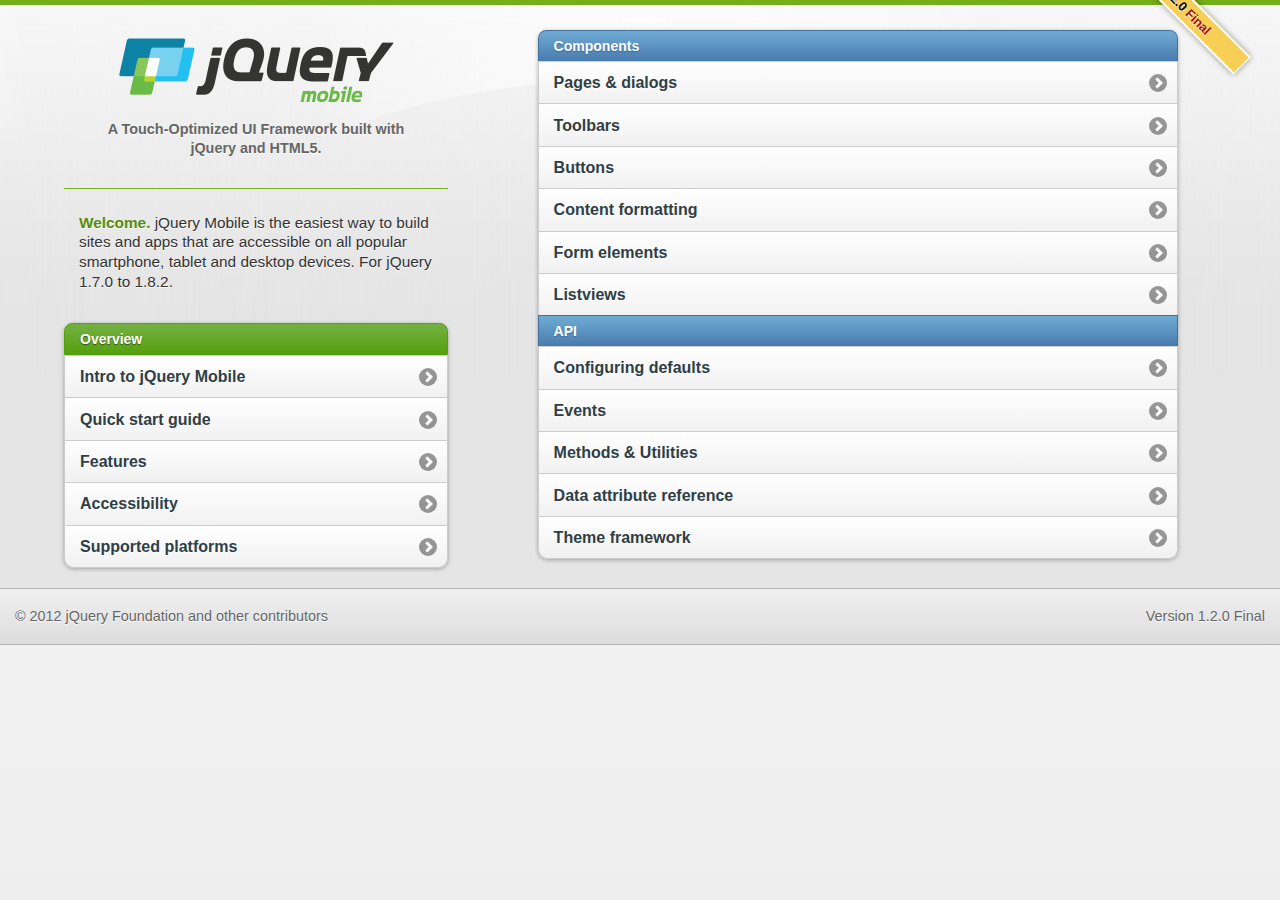
<file: my_static_files/jquery.mobile-1.2.0/demos/index.html>
<!DOCTYPE html>
<html>
<head>
	<meta charset="utf-8">
	<meta name="viewport" content="width=device-width, initial-scale=1">
	<title>jQuery Mobile: Demos and Documentation</title>
	<link rel="stylesheet"  href="css/themes/default/jquery.mobile-1.2.0.css" />
	<link rel="stylesheet" href="docs/_assets/css/jqm-docs.css" />
	<script src="js/jquery.js"></script>
	<script src="docs/_assets/js/jqm-docs.js"></script>
	<script src="js/jquery.mobile-1.2.0.js"></script>
	
</head>
<body>
<div data-role="page" class="type-home">
	<div data-role="content">
		<p class="jqm-version"></p>

		<div class="content-secondary">

			<div id="jqm-homeheader">
				<h1 id="jqm-logo"><img src="docs/_assets/images/jquery-logo.png" alt="jQuery Mobile Framework" /></h1>
				<p>A Touch-Optimized UI Framework built with jQuery and HTML5.</p>
			</div>


			<p class="intro"><strong>Welcome.</strong> jQuery Mobile is the easiest way to build sites and apps that are accessible on all popular smartphone, tablet and desktop devices. For jQuery 1.7.0 to 1.8.2.</p>

			<ul data-role="listview" data-inset="true" data-theme="c" data-dividertheme="f">
				<li data-role="list-divider">Overview</li>
				<li><a href="docs/about/intro.html">Intro to jQuery Mobile</a></li>
				<li><a href="docs/about/getting-started.html">Quick start guide</a></li>
				<li><a href="docs/about/features.html">Features</a></li>
				<li><a href="docs/about/accessibility.html">Accessibility</a></li>
				<li><a href="docs/about/platforms.html">Supported platforms</a></li>
			</ul>

		</div><!--/content-primary-->

		<div class="content-primary">
			<nav>


				<ul data-role="listview" data-inset="true" data-theme="c" data-dividertheme="b">
					<li data-role="list-divider">Components</li>
					<li><a href="docs/pages/index.html">Pages &amp; dialogs</a></li>
					<li><a href="docs/toolbars/index.html">Toolbars</a></li>
					<li><a href="docs/buttons/index.html">Buttons</a></li>
					<li><a href="docs/content/index.html">Content formatting</a></li>
					<li><a href="docs/forms/index.html">Form elements</a></li>
					<li><a href="docs/lists/index.html">Listviews</a></li>

					<li data-role="list-divider">API</li>
					<li><a href="docs/api/globalconfig.html">Configuring defaults</a></li>
					<li><a href="docs/api/events.html">Events</a></li>
					<li><a href="docs/api/methods.html">Methods &amp; Utilities</a></li>
					<li><a href="docs/api/data-attributes.html">Data attribute reference</a></li>
					<li><a href="docs/api/themes.html">Theme framework</a></li>


				</ul>
			</nav>
		</div>



	</div>

	<div data-role="footer" class="footer-docs" data-theme="c">
            <p class="jqm-version"></p>
			<p>&copy; 2012 jQuery Foundation and other contributors</p>
	</div>

</div>
</body>
</html>
</file>
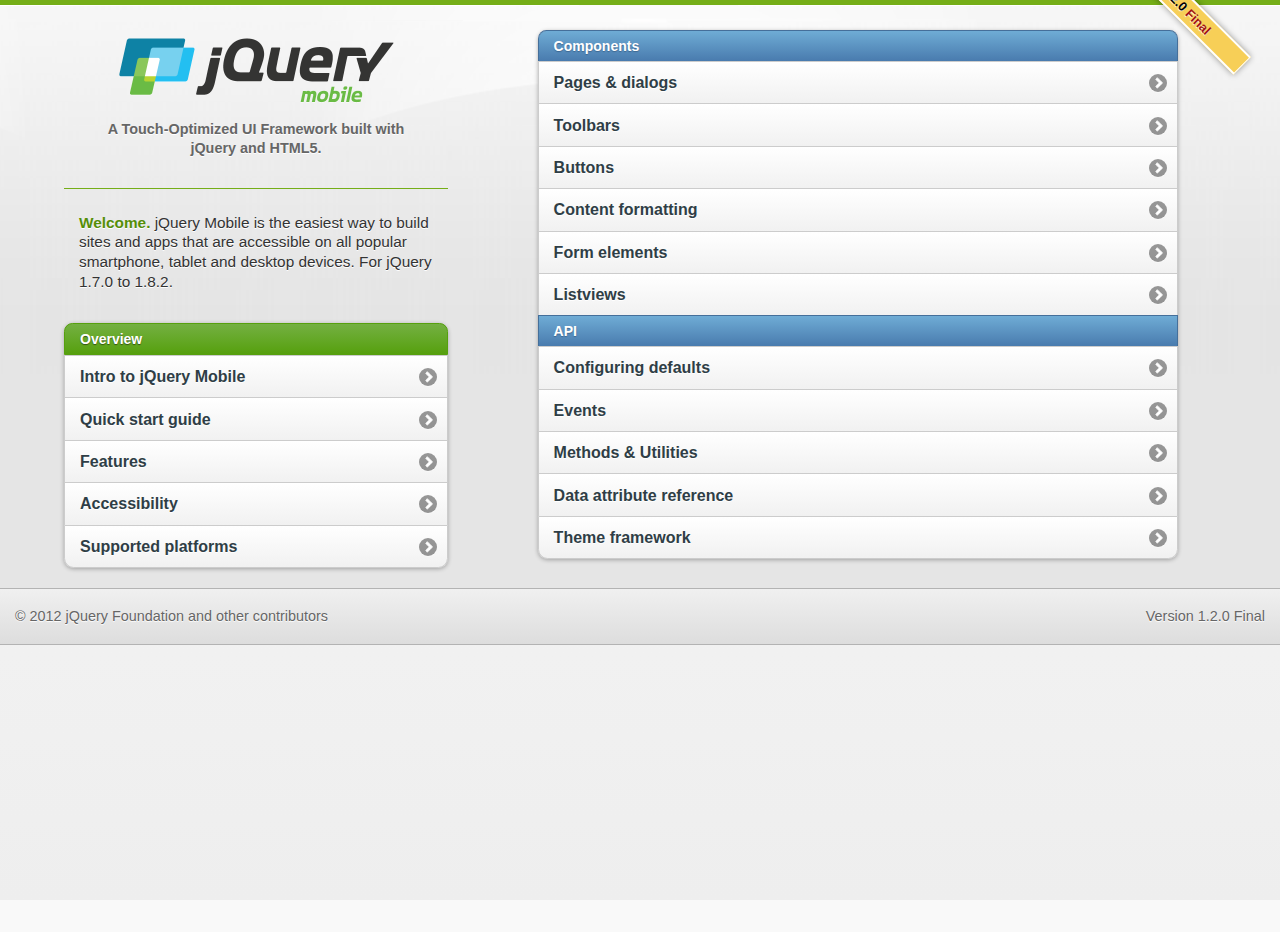
<file: my_static_files/jquery.mobile-1.2.0/demos/docs/index.html>
<!DOCTYPE html>
<html>
<head>
	<meta charset="utf-8">
	<meta name="viewport" content="width=device-width, initial-scale=1">
	<title>jQuery Mobile: Demos and Documentation</title>
	<link rel="stylesheet"  href="../css/themes/default/jquery.mobile-1.2.0.css" />
	<link rel="stylesheet" href="_assets/css/jqm-docs.css"/>

	<script src="../js/jquery.js"></script>
	<script src="../docs/_assets/js/jqm-docs.js"></script>
	<script src="../js/jquery.mobile-1.2.0.js"></script>
	<!-- Need to get a proper redirect hooked up. Blech. -->
	<meta http-equiv="refresh" content="0;url=../index.html">
</head> 
<body> 
	<div data-role="page" class="type-index">

<div data-role="header" data-theme="f">
	<h1>jQuery Mobile Docs</h1>
	<a href="../index.html" data-icon="home" data-iconpos="notext" class="ui-btn-right">Home</a>
</div>

<div data-role="content">   
	
<p>Nothing to see here folks.</p>
<a href="../index.html" data-role="button">View the documentation home page</a>

</div>

</div>
</body>
</html>
</file>
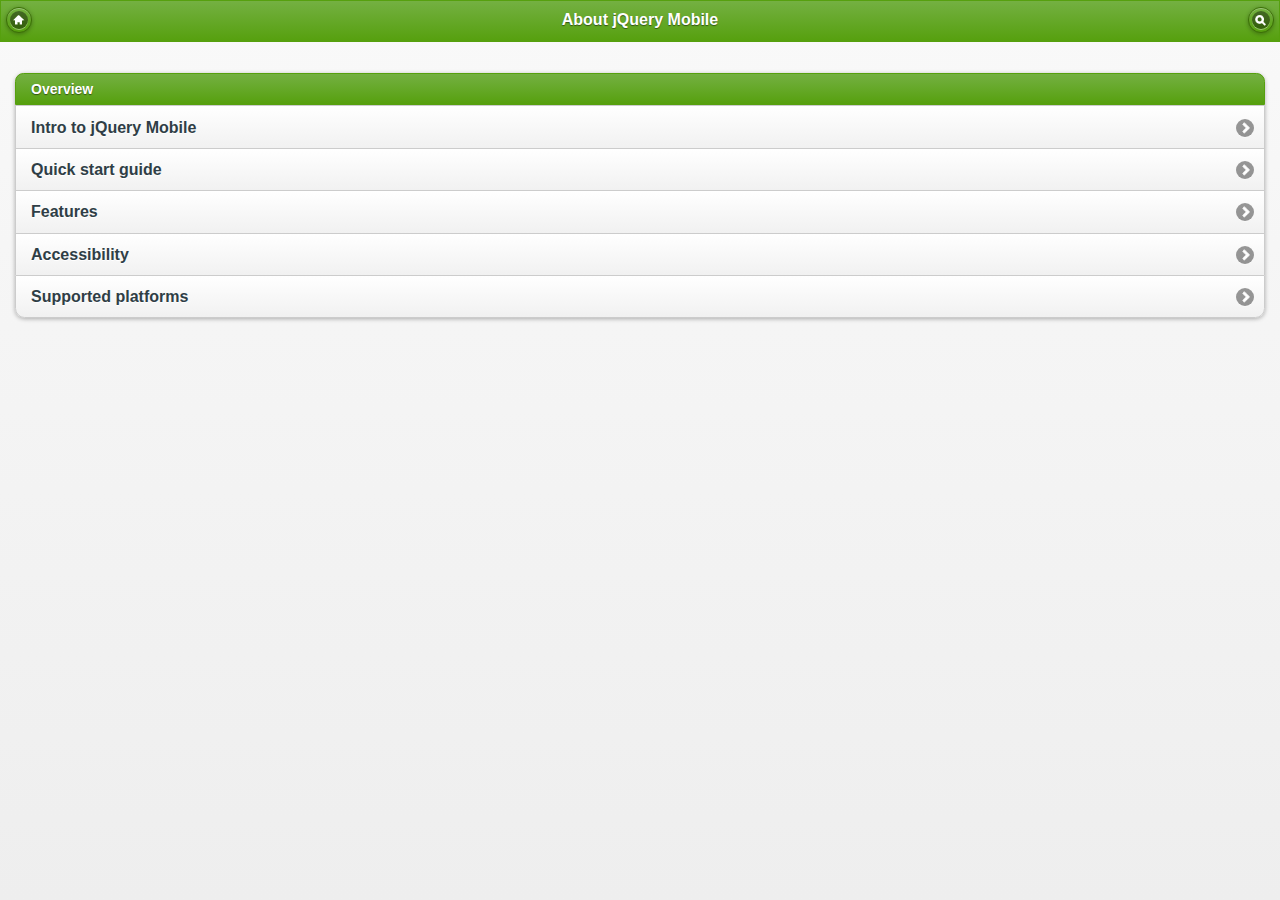
<file: my_static_files/jquery.mobile-1.2.0/demos/docs/about/index.html>
<!DOCTYPE html>
<html>
<head>
	<meta charset="utf-8">
	<meta name="viewport" content="width=device-width, initial-scale=1">
	<title>jQuery UI Mobile Framework - About</title>
	<link rel="stylesheet"  href="../../css/themes/default/jquery.mobile-1.2.0.css" />
	<link rel="stylesheet" href="../_assets/css/jqm-docs.css"/>

	<script src="../../js/jquery.js"></script>
	<script src="../../docs/_assets/js/jqm-docs.js"></script>
	<script src="../../js/jquery.mobile-1.2.0.js"></script>

</head>
<body> 

	<div data-role="page" class="type-index">

<div data-role="header" data-theme="f">
	<h1>About jQuery Mobile</h1>
	<a href="../../" data-icon="home" data-iconpos="notext" data-direction="reverse">Home</a>
		<a href="../nav.html" data-icon="search" data-iconpos="notext" data-rel="dialog" data-transition="fade">Search</a>
</div>

<div data-role="content">
	
	<ul data-role="listview" data-inset="true" data-theme="c" data-dividertheme="f">
		<li data-role="list-divider">Overview</li>
		<li><a href="intro.html">Intro to jQuery Mobile</a></li>
		<li><a href="getting-started.html">Quick start guide</a></li>	
		<li><a href="features.html">Features</a></li>
		<li><a href="accessibility.html">Accessibility</a></li>
		<li><a href="platforms.html">Supported platforms</a></li>
	</ul>

</div>

</div>
</body>
</html>
</file>
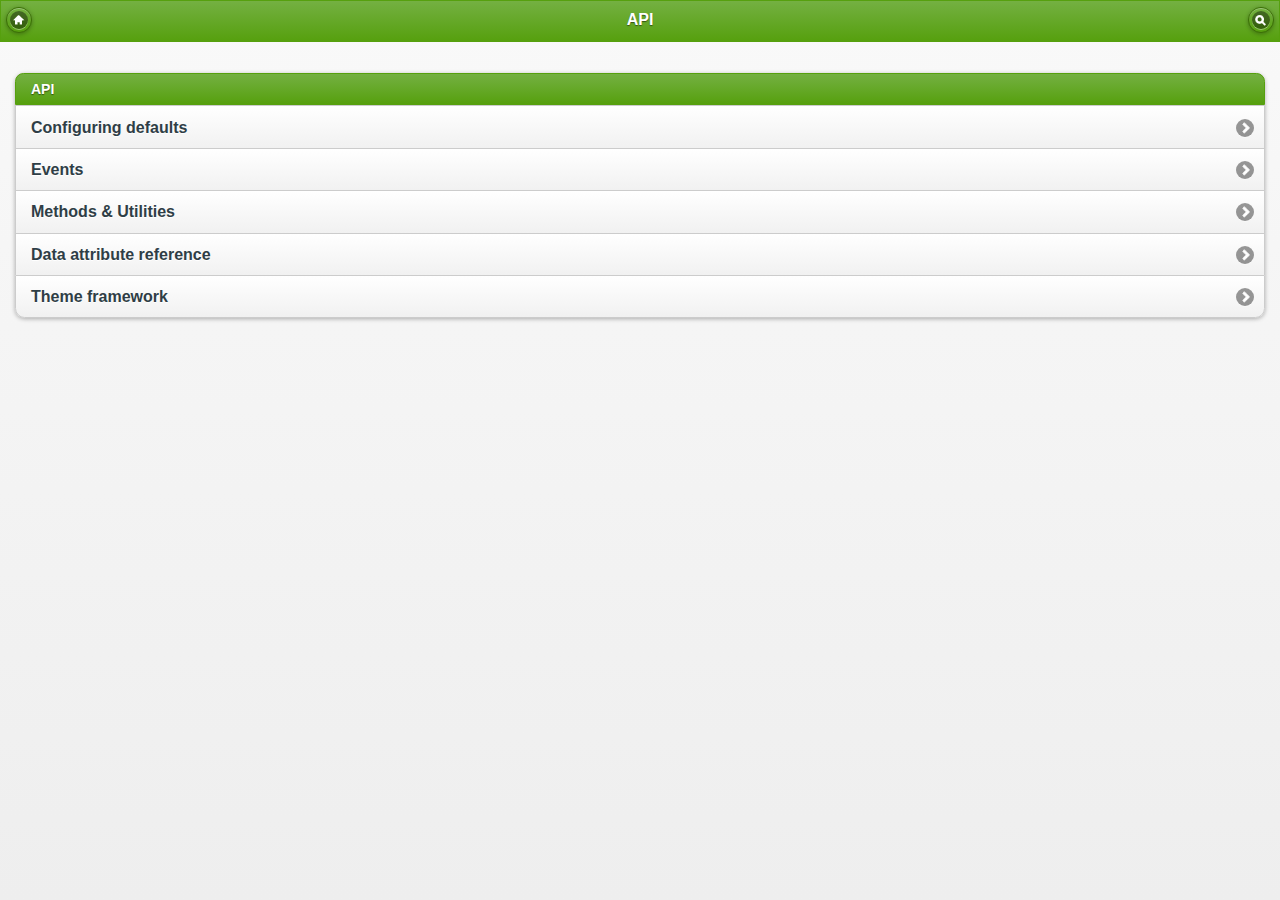
<file: my_static_files/jquery.mobile-1.2.0/demos/docs/api/index.html>
<!DOCTYPE html>
<html>
<head>
	<meta charset="utf-8">
	<meta name="viewport" content="width=device-width, initial-scale=1">
	<title>jQuery UI Mobile Framework - API</title>
	<link rel="stylesheet"  href="../../css/themes/default/jquery.mobile-1.2.0.css" />
	<link rel="stylesheet" href="../_assets/css/jqm-docs.css"/>

	<script src="../../js/jquery.js"></script>
	<script src="../../docs/_assets/js/jqm-docs.js"></script>
	<script src="../../js/jquery.mobile-1.2.0.js"></script>

</head> 
<body> 
<div data-role="page" class="type-index">

<div data-role="header" data-theme="f">
	<h1>API</h1>
	<a href="../../" data-icon="home" data-iconpos="notext" data-direction="reverse">Home</a>
		<a href="../nav.html" data-icon="search" data-iconpos="notext" data-rel="dialog" data-transition="fade">Search</a>
</div>

<div data-role="content">
	
		
		<ul data-role="listview" data-inset="true" data-theme="c" data-dividertheme="f">
			<li data-role="list-divider">API</li>
			<li><a href="globalconfig.html">Configuring defaults</a></li>
			<li><a href="events.html">Events</a></li>
			<li><a href="methods.html">Methods &amp; Utilities</a></li>
			<li><a href="data-attributes.html">Data attribute reference</a></li>
			<li><a href="themes.html">Theme framework</a></li>
		</ul>

</div>

</div>
</body>
</html>
</file>
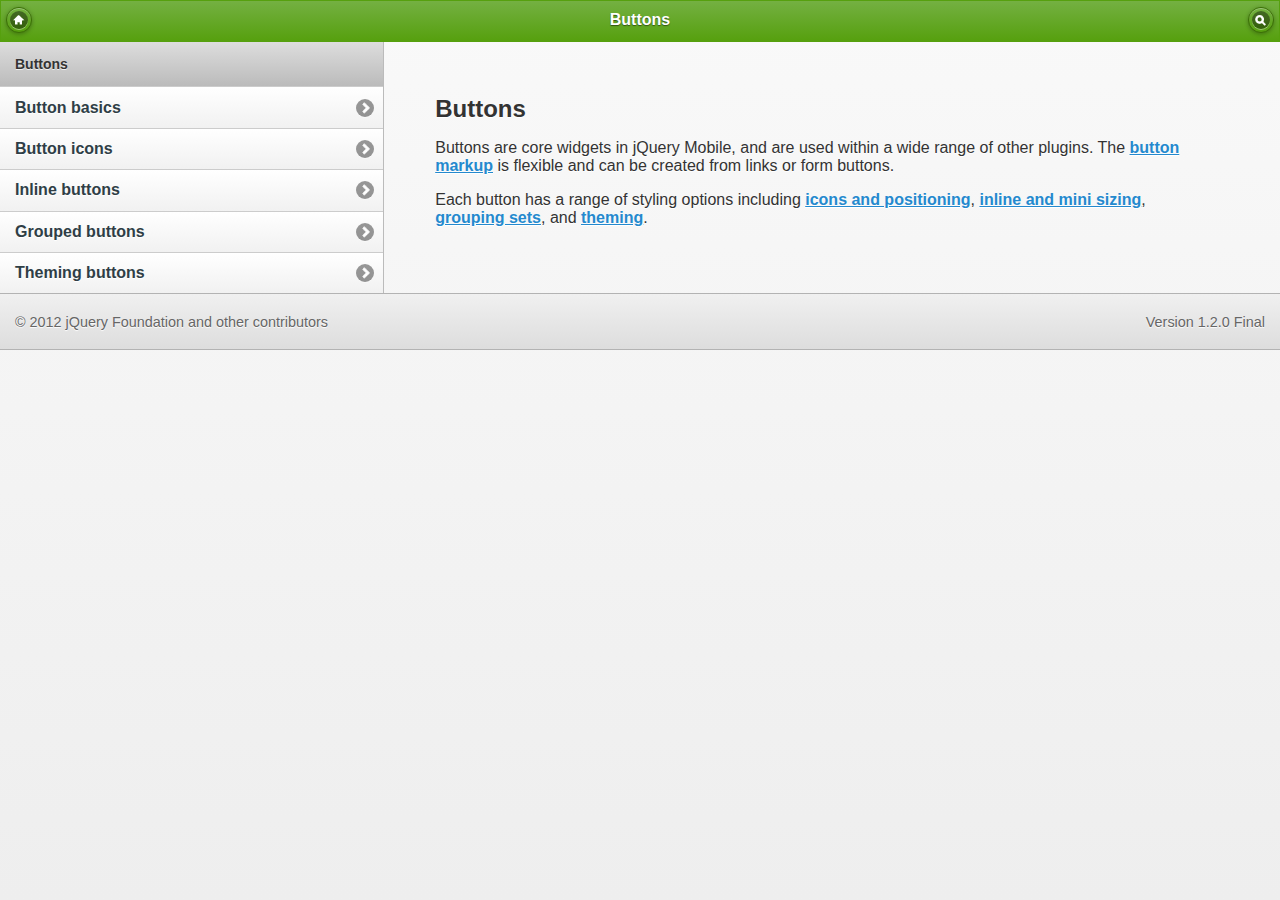
<file: my_static_files/jquery.mobile-1.2.0/demos/docs/buttons/index.html>
<!DOCTYPE html> 
<html>
	<head>
	<meta charset="utf-8">
	<meta name="viewport" content="width=device-width, initial-scale=1"> 
	<title>jQuery Mobile Docs - Buttons</title> 
	<link rel="stylesheet"  href="../../css/themes/default/jquery.mobile-1.2.0.css" />  
	<link rel="stylesheet" href="../_assets/css/jqm-docs.css"/>

	<script src="../../js/jquery.js"></script>
	<script src="../../docs/_assets/js/jqm-docs.js"></script>
	<script src="../../js/jquery.mobile-1.2.0.js"></script>

</head> 
<body> 

	<div data-role="page" class="type-interior">

		<div data-role="header" data-theme="f">
		<h1>Buttons</h1>
		<a href="../../" data-icon="home" data-iconpos="notext" data-direction="reverse">Home</a>
		<a href="../nav.html" data-icon="search" data-iconpos="notext" data-rel="dialog" data-transition="fade">Search</a>
	</div><!-- /header -->

	<div data-role="content">
		<div class="content-primary">
			<h2>Buttons</h2>
			<p>Buttons are core widgets in jQuery Mobile, and are used within a wide range of other plugins. The <a href="buttons-types.html"> button markup</a> is flexible and can be created from links or form buttons.</p>
			<p>Each button has a range of styling options including <a href="buttons-icons.html">icons and positioning</a>, <a href="buttons-inline.html">inline and mini sizing</a>, <a href="buttons-grouped.html">grouping sets</a>, and <a href="buttons-themes.html">theming</a>.</p>
			
      </div>
		<!--/content-primary -->

				<div class="content-secondary">

					<div data-role="collapsible" data-collapsed="true" data-theme="b" data-content-theme="d">

							<h3>In this section</h3>

							<ul data-role="listview" data-theme="c" data-dividertheme="d">
								<li data-role="list-divider">Buttons</li>
								<li><a href="buttons-types.html">Button basics</a></li>
								<li><a href="buttons-icons.html">Button icons</a></li>
								<li><a href="buttons-inline.html">Inline buttons</a></li>
								<li><a href="buttons-grouped.html">Grouped buttons</a></li>
								<li><a href="buttons-themes.html">Theming buttons</a></li>
							</ul>
					</div>
				</div>

			</div><!-- /content -->

			<div data-role="footer" class="footer-docs" data-theme="c">
					<p class="jqm-version"></p>
				<p>&copy; 2012 jQuery Foundation and other contributors</p>
			</div>

			</div><!-- /page -->

</body>
</html>
</file>
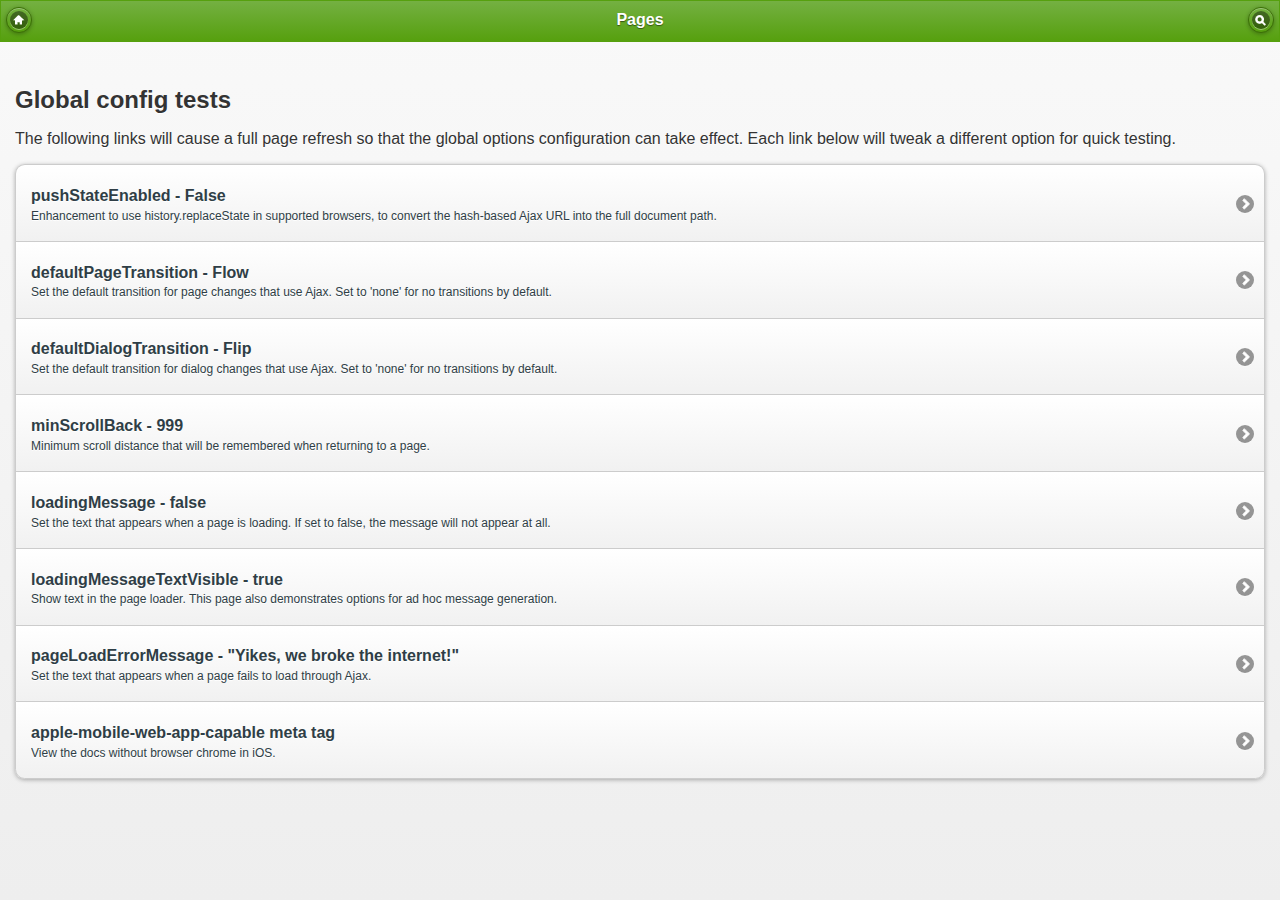
<file: my_static_files/jquery.mobile-1.2.0/demos/docs/config/index.html>
<!DOCTYPE html> 
<html>
	<head>
	<meta charset="utf-8">
	<meta name="viewport" content="width=device-width, initial-scale=1"> 
	<title>jQuery Mobile Docs - Configuration</title> 
	<link rel="stylesheet"  href="../../css/themes/default/jquery.mobile-1.2.0.css" />  
	<link rel="stylesheet" href="../_assets/css/jqm-docs.css"/>

	<script src="../../js/jquery.js"></script>
	<script src="../../docs/_assets/js/jqm-docs.js"></script>
	<script src="../../js/jquery.mobile-1.2.0.js"></script>

</head> 
<body> 

	<div data-role="page" class="type-index">

		<div data-role="header" data-theme="f">
		<h1>Pages</h1>
		<a href="../../" data-icon="home" data-iconpos="notext" data-direction="reverse">Home</a>
		<a href="../nav.html" data-icon="search" data-iconpos="notext" data-rel="dialog" data-transition="fade">Search</a>
	</div><!-- /header -->

	<div data-role="content">
				<h2>Global config tests</h2>
				<p>The following links will cause a full page refresh so that the global options configuration can take effect. Each link below will tweak a different option for quick testing.</p>

			
		<ul data-role="listview" data-inset="true">
			<li>
				<a href="pushState.html" data-ajax="false">
				<h3>pushStateEnabled - False</h3>
				<p>Enhancement to use history.replaceState in supported browsers, to convert the hash-based Ajax URL into the full document path. </p>
				</a>
			</li>
			<li>
				<a href="pageTransition.html" data-ajax="false">
				<h3>defaultPageTransition - Flow</h3>
				<p>Set the default transition for page changes that use Ajax. Set to 'none' for no transitions by default.</p>
				</a>
			</li>
			<li>
				<a href="dialogTransition.html" data-ajax="false">
				<h3>defaultDialogTransition - Flip</h3>
				<p>Set the default transition for dialog changes that use Ajax. Set to 'none' for no transitions by default.</p>
				</a>
			</li>
			<li>
				<a href="minScrollBack.html" data-ajax="false">
				<h3>minScrollBack - 999</h3>
				<p>Minimum scroll distance that will be remembered when returning to a page.</p>
				</a>
			</li>
			<li>
				<a href="loadingMessage.html" data-ajax="false">
				<h3>loadingMessage - false</h3>
				<p>Set the text that appears when a page is loading. If set to false, the message will not appear at all.</p>
				</a>
			</li>
			<li>
				<a href="loadingMessageTextVisible.html" data-ajax="false">
				<h3>loadingMessageTextVisible - true</h3>
				<p>Show text in the page loader.  This page also demonstrates options for ad hoc message generation.</p>
				</a>
			</li>
			<li>
				<a href="pageLoadErrorMessage.html" data-ajax="false">
				<h3>pageLoadErrorMessage - "Yikes, we broke the internet!"</h3>
				<p>Set the text that appears when a page fails to load through Ajax.</p>
				</a>
			</li>
			<li>
				<a href="iOSFullscreen.html" data-ajax="false">
				<h3>apple-mobile-web-app-capable meta tag</h3>
				<p>View the docs without browser chrome in iOS.</p>
				</a>
			</li>
		</ul>
		

		</div><!-- /ui-body wrapper -->	
</div><!-- /page -->

</body>
</html>
</file>
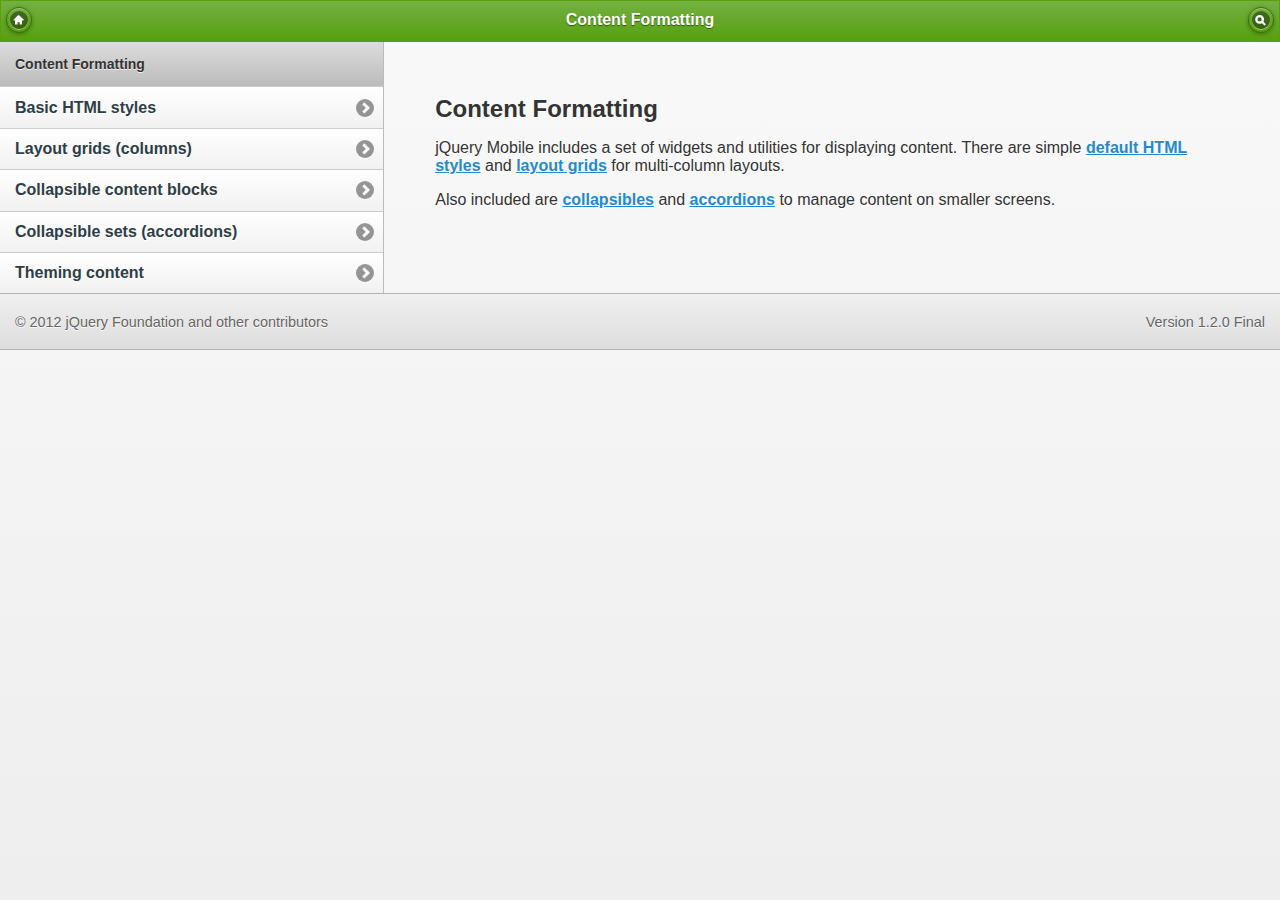
<file: my_static_files/jquery.mobile-1.2.0/demos/docs/content/index.html>
<!DOCTYPE html> 
<html>
	<head>
	<meta charset="utf-8">
	<meta name="viewport" content="width=device-width, initial-scale=1"> 
	<title>jQuery Mobile Docs - Content Formatting</title> 
	<link rel="stylesheet"  href="../../css/themes/default/jquery.mobile-1.2.0.css" />  
	<link rel="stylesheet" href="../_assets/css/jqm-docs.css"/>

	<script src="../../js/jquery.js"></script>
	<script src="../../docs/_assets/js/jqm-docs.js"></script>
	<script src="../../js/jquery.mobile-1.2.0.js"></script>

</head> 
<body> 

	<div data-role="page" class="type-interior">

		<div data-role="header" data-theme="f">
		<h1>Content Formatting</h1>
		<a href="../../" data-icon="home" data-iconpos="notext" data-direction="reverse">Home</a>
		<a href="../nav.html" data-icon="search" data-iconpos="notext" data-rel="dialog" data-transition="fade">Search</a>
	</div><!-- /header -->

	<div data-role="content">
		<div class="content-primary">
			<h2>Content Formatting</h2>
			<p>jQuery Mobile includes a set of widgets and utilities for displaying content. There are simple <a href="content-html.html"> default HTML styles</a> and <a href="content-grids.html">layout grids</a> for multi-column layouts.</p>
			<p>Also included are <a href="content-collapsible.html">collapsibles</a> and <a href="content-collapsible-set.html">accordions</a> to manage content on smaller screens. </p>
      </div>
		<!--/content-primary -->

				<div class="content-secondary">

					<div data-role="collapsible" data-collapsed="true" data-theme="b" data-content-theme="d">

							<h3>In this section</h3>

							<ul data-role="listview" data-theme="c" data-dividertheme="d">
								<li data-role="list-divider">Content Formatting</li>
								<li><a href="content-html.html">Basic HTML styles</a></li>
								<li><a href="content-grids.html">Layout grids (columns)</a></li>
								<li><a href="content-collapsible.html">Collapsible content blocks</a></li>
								<li><a href="content-collapsible-set.html">Collapsible sets (accordions)</a></li>
								<li><a href="content-themes.html">Theming content</a></li>
							</ul>
					</div>
				</div>

			</div><!-- /content -->

			<div data-role="footer" class="footer-docs" data-theme="c">
					<p class="jqm-version"></p>
				<p>&copy; 2012 jQuery Foundation and other contributors</p>
			</div>

			</div><!-- /page -->

</body>
</html>
</file>
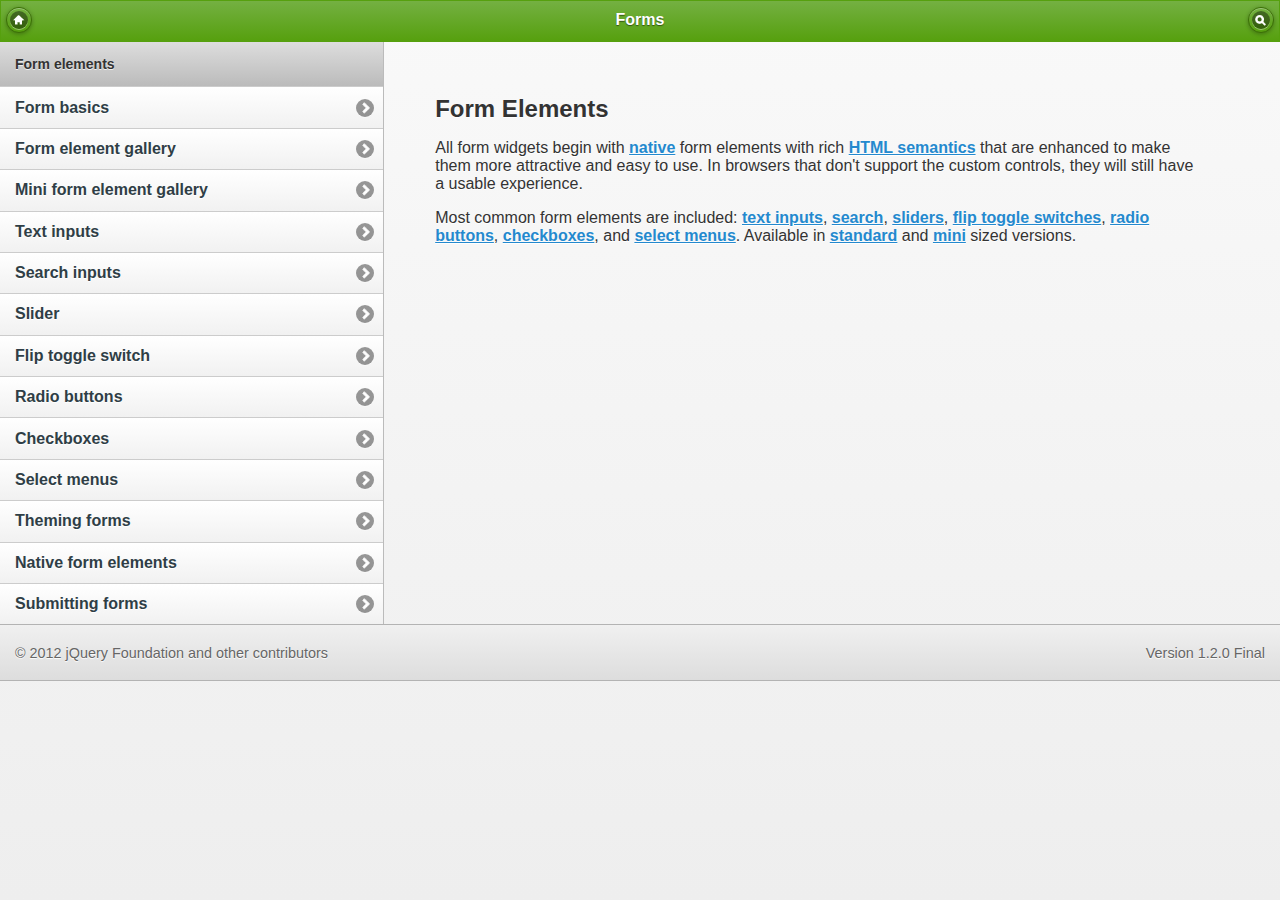
<file: my_static_files/jquery.mobile-1.2.0/demos/docs/forms/index.html>
<!DOCTYPE html> 
<html>
	<head>
	<meta charset="utf-8">
	<meta name="viewport" content="width=device-width, initial-scale=1"> 
	<title>jQuery Mobile Docs - Forms</title> 
	<link rel="stylesheet"  href="../../css/themes/default/jquery.mobile-1.2.0.css" />  
	<link rel="stylesheet" href="../_assets/css/jqm-docs.css"/>

	<script src="../../js/jquery.js"></script>
	<script src="../../docs/_assets/js/jqm-docs.js"></script>
	<script src="../../js/jquery.mobile-1.2.0.js"></script>

</head> 
<body> 

	<div data-role="page" class="type-interior">

		<div data-role="header" data-theme="f">
		<h1>Forms</h1>
		<a href="../../" data-icon="home" data-iconpos="notext" data-direction="reverse">Home</a>
		<a href="../nav.html" data-icon="search" data-iconpos="notext" data-rel="dialog" data-transition="fade">Search</a>
	</div><!-- /header -->

	<div data-role="content">
		<div class="content-primary">
			<h2>Form Elements</h2>
			<p>All form widgets begin with <a href="forms-all-native.html">native</a> form elements with rich  <a href="docs-forms.html">HTML semantics</a> that are enhanced to make them more attractive and easy to use. In browsers that don't support the custom controls, they will still have a usable experience.</p>
			<p>Most common form elements are included: <a href="textinputs/">text inputs</a>, <a href="search/">search</a>, <a href="slider/">sliders</a>, <a href="switch/">flip toggle switches</a>, <a href="radiobuttons/">radio buttons</a>, <a href="checkboxes/">checkboxes</a>, and <a href="selects/">select menus</a>. Available in <a href="forms-all.html">standard</a> and <a href="forms-all-mini.html">mini</a> sized versions.</p>
      </div>
		<!--/content-primary -->

				<div class="content-secondary">

					<div data-role="collapsible" data-collapsed="true" data-theme="b" data-content-theme="d">

							<h3>In this section</h3>

							<ul data-role="listview" data-theme="c" data-dividertheme="d">
								<li data-role="list-divider">Form elements</li>
								<li><a href="docs-forms.html">Form basics</a></li>
								<li><a href="forms-all.html">Form element gallery</a></li>
								<li><a href="forms-all-mini.html">Mini form element gallery</a></li>
								<li><a href="textinputs/">Text inputs</a></li>
								<li><a href="search/">Search inputs</a></li>
								<li><a href="slider/">Slider</a></li>
								<li><a href="switch/">Flip toggle switch</a></li>
								<li><a href="radiobuttons/">Radio buttons</a></li>
								<li><a href="checkboxes/">Checkboxes</a></li>
								<li><a href="selects/">Select menus</a></li>
								<li><a href="forms-themes.html">Theming forms</a></li>
								<li><a href="forms-all-native.html">Native form elements</a></li>
								<li><a href="forms-sample.html">Submitting forms</a></li>
							</ul>
					</div>
				</div>

			</div><!-- /content -->

			<div data-role="footer" class="footer-docs" data-theme="c">
					<p class="jqm-version"></p>
				<p>&copy; 2012 jQuery Foundation and other contributors</p>
			</div>

			</div><!-- /page -->

</body>
</html>
</file>
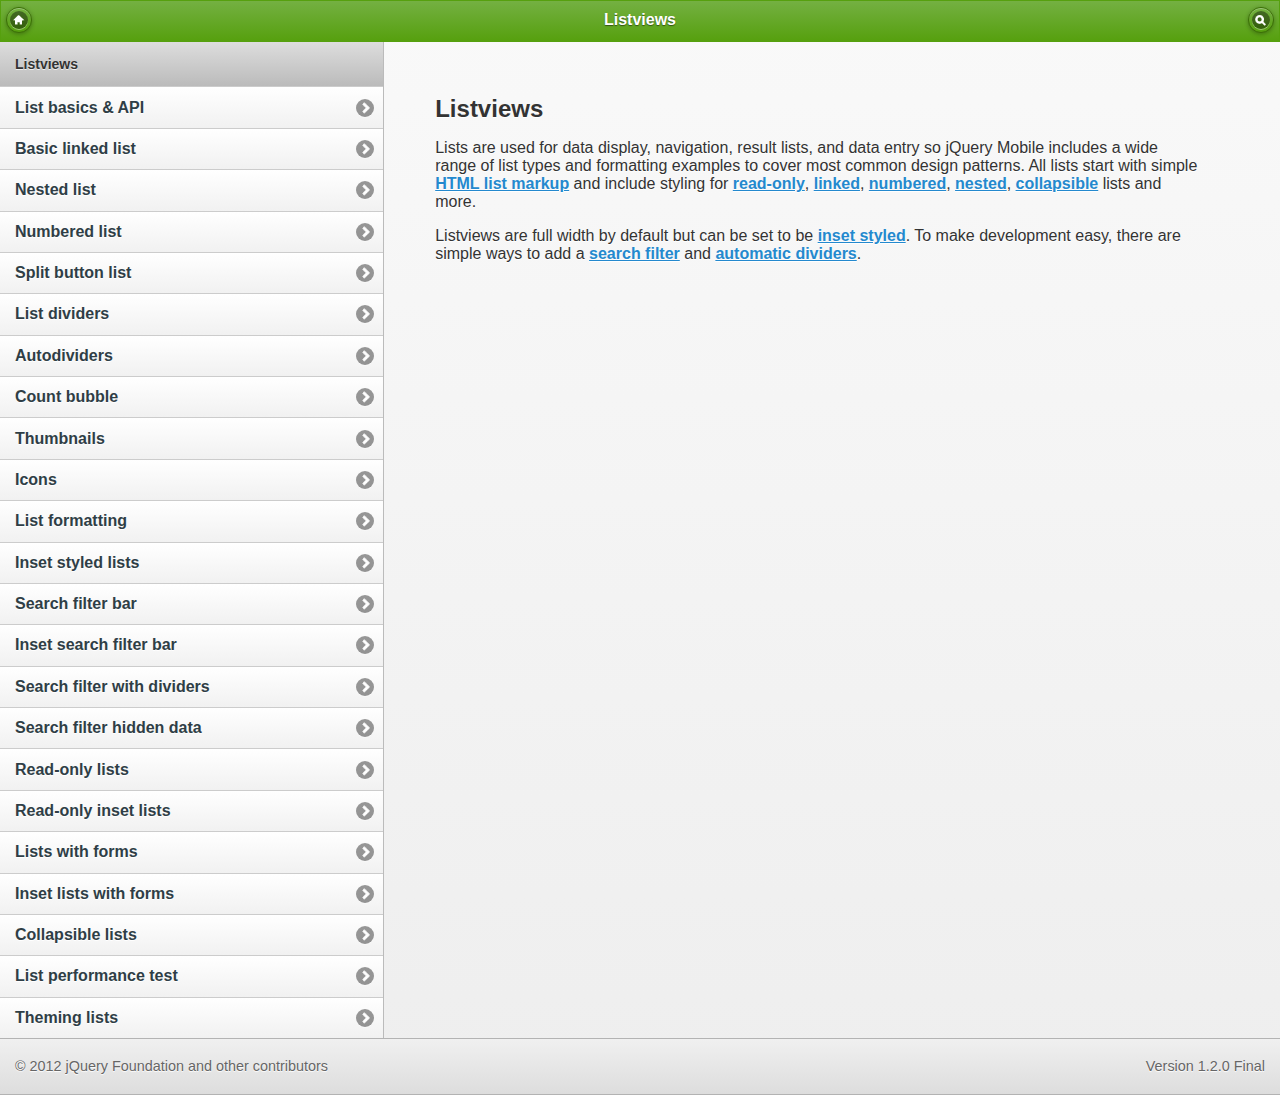
<file: my_static_files/jquery.mobile-1.2.0/demos/docs/lists/index.html>
<!DOCTYPE html> 
<html>
	<head>
	<meta charset="utf-8">
	<meta name="viewport" content="width=device-width, initial-scale=1"> 
	<title>jQuery Mobile Docs - Listviews</title> 
	<link rel="stylesheet"  href="../../css/themes/default/jquery.mobile-1.2.0.css" />  
	<link rel="stylesheet" href="../_assets/css/jqm-docs.css"/>

	<script src="../../js/jquery.js"></script>
	<script src="../../docs/_assets/js/jqm-docs.js"></script>
	<script src="../../js/jquery.mobile-1.2.0.js"></script>

</head> 
<body> 

	<div data-role="page" class="type-interior">

		<div data-role="header" data-theme="f">
		<h1>Listviews</h1>
		<a href="../../" data-icon="home" data-iconpos="notext" data-direction="reverse">Home</a>
		<a href="../nav.html" data-icon="search" data-iconpos="notext" data-rel="dialog" data-transition="fade">Search</a>
	</div><!-- /header -->

	<div data-role="content">
		<div class="content-primary">
			<h2>Listviews</h2>
			<p>Lists are used for data display, navigation, result lists, and data entry so jQuery Mobile includes a wide range of list types and formatting examples to cover most common design patterns. All lists start with simple <a href="docs-lists.html">HTML list markup</a> and include styling for <a href="lists-readonly.html">read-only</a>, <a href="lists-all-full.html">linked</a>, <a href="lists-ol.html">numbered</a>, <a href="lists-nested.html">nested</a>, <a href="lists-collapsible.html">collapsible</a> lists and more.</p>
			<p>Listviews are full width by default but can be set to be <a href="lists-inset.html">inset styled</a>. To make development easy, there are simple ways to add a <a href="lists-search.html">search filter</a> and <a href="lists-autodividers.html">automatic dividers</a>.</p>
      </div>
		<!--/content-primary -->

				<div class="content-secondary">

					<div data-role="collapsible" data-collapsed="true" data-theme="b" data-content-theme="d">

							<h3>In this section</h3>

							<ul data-role="listview" data-theme="c" data-dividertheme="d">
								<li data-role="list-divider">Listviews</li>
								<li><a href="docs-lists.html">List basics &amp; API</a></li>
								<li><a href="lists-ul.html">Basic linked list</a></li>
								<li><a href="lists-nested.html">Nested list</a></li>
								<li><a href="lists-ol.html">Numbered list</a></li>

								<li><a href="lists-split.html">Split button list</a></li>	
								<li><a href="lists-divider.html">List dividers</a></li>
								<li><a href="lists-autodividers.html">Autodividers</a></li>
								<li><a href="lists-count.html">Count bubble</a></li>
								<li><a href="lists-thumbnails.html">Thumbnails</a></li>
								<li><a href="lists-icons.html">Icons</a></li>
								<li><a href="lists-formatting.html">List formatting</a></li>
								<li><a href="lists-inset.html">Inset styled lists</a></li>

								<li><a href="lists-search.html">Search filter bar</a></li>
								<li><a href="lists-search-inset.html">Inset search filter bar</a></li>
								<li><a href="lists-search-with-dividers.html">Search filter with dividers</a></li>
								<li><a href="lists-search-filtertext.html">Search filter hidden data</a></li>

								<li><a href="lists-readonly.html">Read-only lists</a></li>
								<li><a href="lists-readonly-inset.html">Read-only inset lists</a></li>
								<li><a href="lists-forms.html">Lists with forms</a></li>
								<li><a href="lists-forms-inset.html">Inset lists with forms</a></li>

								<li><a href="lists-collapsible.html">Collapsible lists</a></li>

								<li><a href="lists-performance.html">List performance test</a></li>
								<li><a href="lists-themes.html">Theming lists</a></li>
							</ul>
					</div>
				</div>

			</div><!-- /content -->

			<div data-role="footer" class="footer-docs" data-theme="c">
					<p class="jqm-version"></p>
				<p>&copy; 2012 jQuery Foundation and other contributors</p>
			</div>

			</div><!-- /page -->

</body>
</html>
</file>
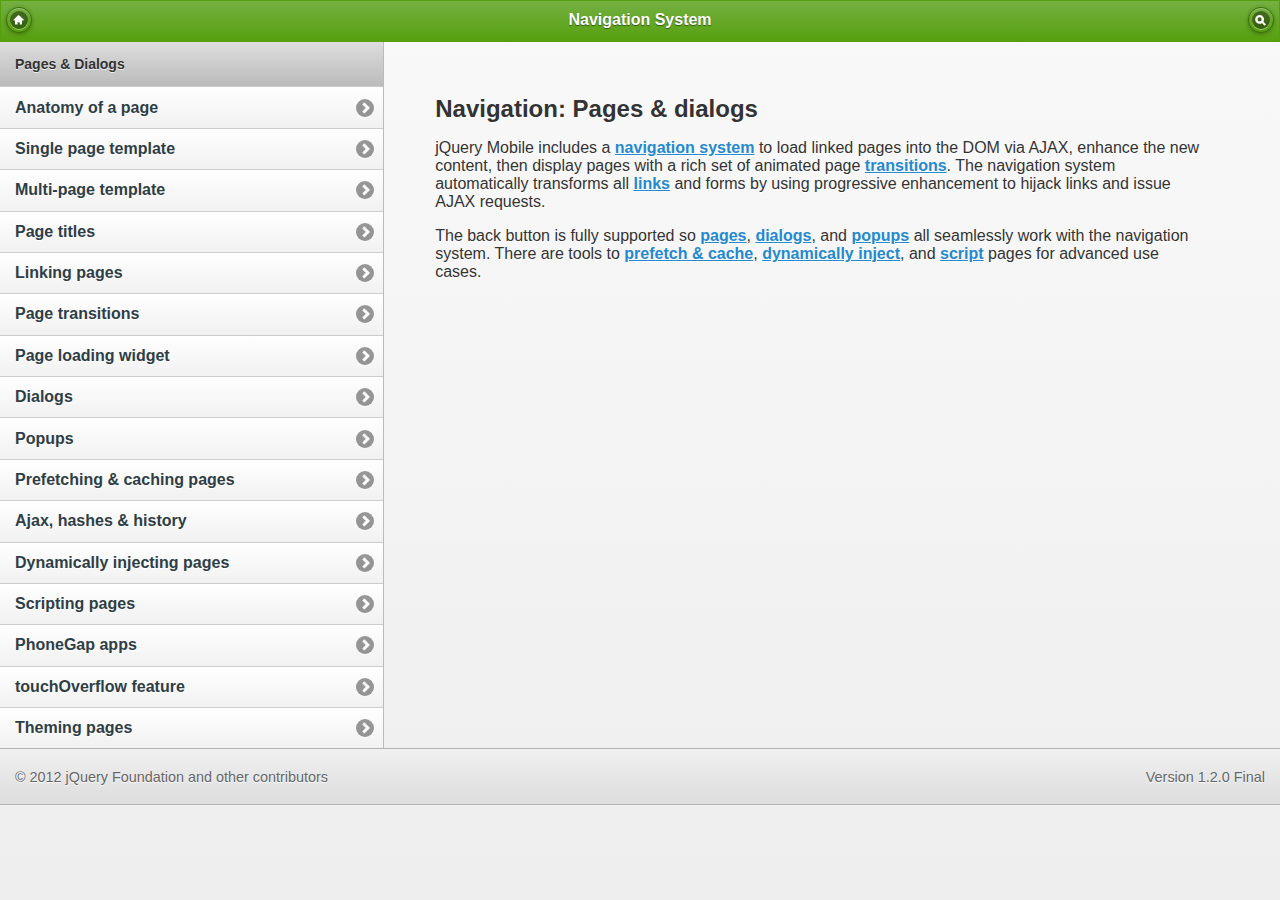
<file: my_static_files/jquery.mobile-1.2.0/demos/docs/pages/index.html>
<!DOCTYPE html> 
<html>
	<head>
	<meta charset="utf-8">
	<meta name="viewport" content="width=device-width, initial-scale=1"> 
	<title>jQuery Mobile Docs - Pages</title> 
	<link rel="stylesheet"  href="../../css/themes/default/jquery.mobile-1.2.0.css" />  
	<link rel="stylesheet" href="../_assets/css/jqm-docs.css"/>

	<script src="../../js/jquery.js"></script>
	<script src="../../docs/_assets/js/jqm-docs.js"></script>
	<script src="../../js/jquery.mobile-1.2.0.js"></script>

</head> 
<body> 

	<div data-role="page" class="type-interior">

		<div data-role="header" data-theme="f">
		<h1>Navigation System</h1>
		<a href="../../" data-icon="home" data-iconpos="notext" data-direction="reverse">Home</a>
		<a href="../nav.html" data-icon="search" data-iconpos="notext" data-rel="dialog" data-transition="fade">Search</a>
	</div><!-- /header -->

	<div data-role="content">
		<div class="content-primary">
			<h2>Navigation: Pages &amp; dialogs</h2>
			<p>jQuery Mobile includes a <a href="page-navmodel.html">navigation system</a> to load linked pages into the DOM via AJAX, enhance the new content, then display pages with a rich set of animated page <a href="page-transitions.html">transitions</a>. The navigation system automatically transforms all <a href="page-links.html">links</a> and forms by using progressive enhancement to hijack links and issue AJAX requests. </p>
			<p>The back button is fully supported so <a href="page-anatomy.html">pages</a>, <a href="dialog/index.html">dialogs</a>, and <a href="popup/index.html">popups</a> all seamlessly work with the navigation system. There are tools to <a href="page-cache.html">prefetch &amp; cache</a>, <a href="page-dynamic.html">dynamically inject</a>, and <a href="page-scripting.html">script</a> pages for advanced use cases.</p>
      </div>
		<!--/content-primary -->

				<div class="content-secondary">

					<div data-role="collapsible" data-collapsed="true" data-theme="b" data-content-theme="d">

							<h3>In this section</h3>

							<ul data-role="listview" data-theme="c" data-dividertheme="d">

								<li data-role="list-divider">Pages &amp; Dialogs</li>
								<li><a href="page-anatomy.html">Anatomy of a page</a></li>
								<li><a href="page-template.html" data-ajax="false">Single page template</a></li>
								<li><a href="multipage-template.html" data-ajax="false">Multi-page template</a></li>
								<li><a href="page-titles.html">Page titles</a></li>
								<li><a href="page-links.html">Linking pages</a></li>
								<li><a href="page-transitions.html">Page transitions</a></li>
								<li><a href="loader.html">Page loading widget</a></li>
								<li><a href="dialog/index.html">Dialogs</a></li>
								<li><a href="popup/index.html">Popups</a></li>
								<li><a href="page-cache.html">Prefetching &amp; caching pages</a></li>
								<li><a href="page-navmodel.html">Ajax, hashes &amp; history</a></li>
								<li><a href="page-dynamic.html">Dynamically injecting pages</a></li>
								<li><a href="page-scripting.html">Scripting pages</a></li>
								<li><a href="phonegap.html">PhoneGap apps</a></li>
								<li><a href="touchoverflow.html">touchOverflow feature</a></li>
								<li><a href="pages-themes.html">Theming pages</a></li>
							</ul>
					</div>
				</div>

			</div><!-- /content -->

			<div data-role="footer" class="footer-docs" data-theme="c">
					<p class="jqm-version"></p>
				<p>&copy; 2012 jQuery Foundation and other contributors</p>
			</div>

			</div><!-- /page -->

</body>
</html>
</file>
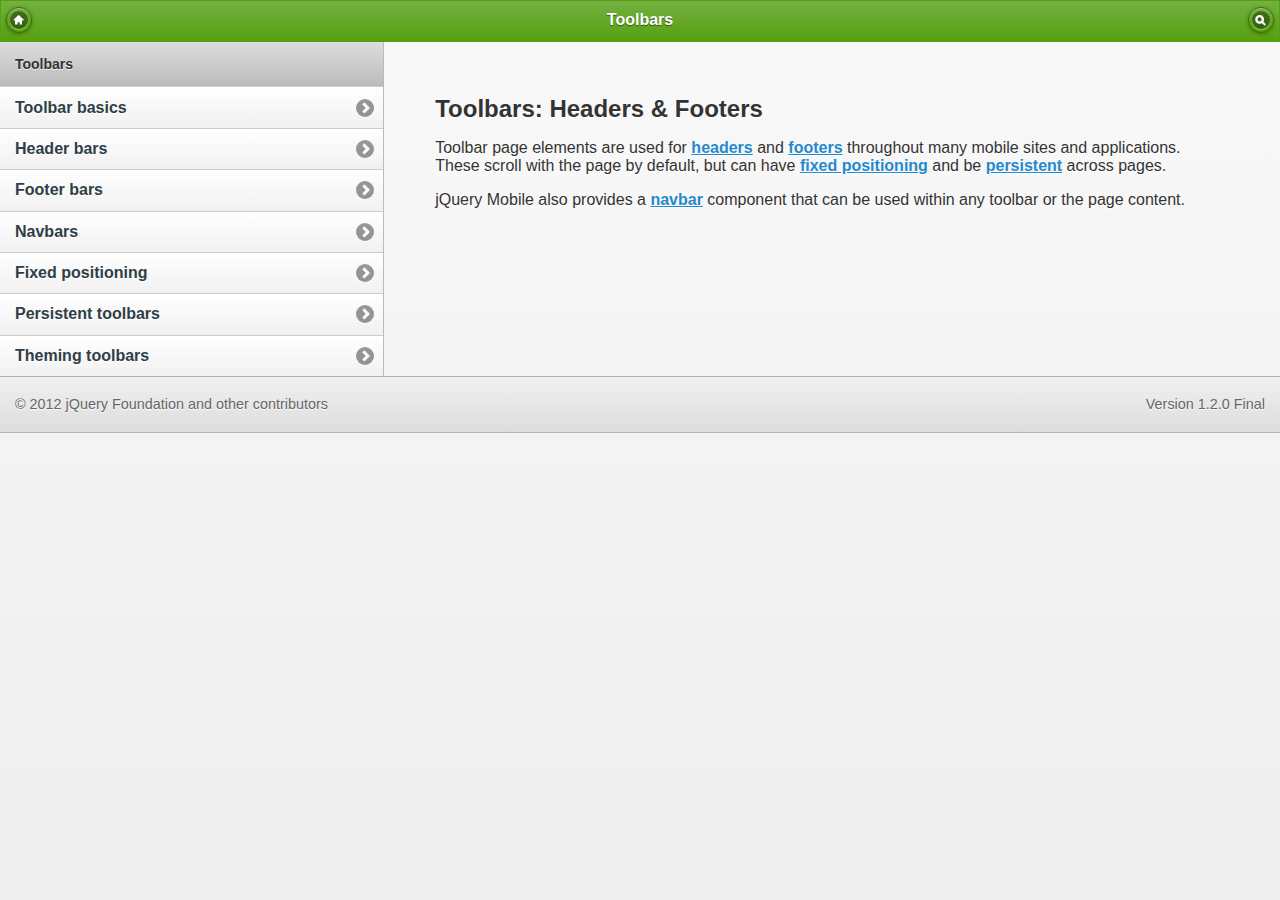
<file: my_static_files/jquery.mobile-1.2.0/demos/docs/toolbars/index.html>
<!DOCTYPE html> 
<html>
	<head>
	<meta charset="utf-8">
	<meta name="viewport" content="width=device-width, initial-scale=1"> 
	<title>jQuery Mobile Docs - Toolbars</title> 
	<link rel="stylesheet"  href="../../css/themes/default/jquery.mobile-1.2.0.css" />  
	<link rel="stylesheet" href="../_assets/css/jqm-docs.css"/>

	<script src="../../js/jquery.js"></script>
	<script src="../../docs/_assets/js/jqm-docs.js"></script>
	<script src="../../js/jquery.mobile-1.2.0.js"></script>

</head> 
<body> 

	<div data-role="page" class="type-interior">

		<div data-role="header" data-theme="f">
		<h1>Toolbars</h1>
		<a href="../../" data-icon="home" data-iconpos="notext" data-direction="reverse">Home</a>
		<a href="../nav.html" data-icon="search" data-iconpos="notext" data-rel="dialog" data-transition="fade">Search</a>
	</div><!-- /header -->

	<div data-role="content">
		<div class="content-primary">
			<h2>Toolbars: Headers &amp; Footers</h2>
			<p>Toolbar page elements are used for <a href="docs-headers.html">headers</a> and <a href="docs-footers.html">footers</a> throughout many mobile sites and applications. These scroll with the page by default, but can have <a href="bars-fixed.html">fixed positioning</a> and be <a href="footer-persist-a.html">persistent</a> across pages.</p>
			<p>jQuery Mobile also provides a <a href="docs-navbar.html">navbar</a> component that can be used within any toolbar or the page content.</p>
      </div>
		<!--/content-primary -->

				<div class="content-secondary">

					<div data-role="collapsible" data-collapsed="true" data-theme="b" data-content-theme="d">

							<h3>In this section</h3>

							<ul data-role="listview" data-theme="c" data-dividertheme="d">
								<li data-role="list-divider">Toolbars</li>
								<li><a href="docs-bars.html">Toolbar basics</a></li>
								<li><a href="docs-headers.html">Header bars</a></li>
								<li><a href="docs-footers.html">Footer bars</a></li>
								<li><a href="docs-navbar.html">Navbars</a></li>
								<li><a href="bars-fixed.html">Fixed positioning</a></li>
								<li><a href="footer-persist-a.html">Persistent toolbars</a></li>
								<li><a href="bars-themes.html">Theming toolbars</a></li>
								<!--<li><a href="api-bars.html">API documentation</a></li>-->
							</ul>
					</div>
				</div>

			</div><!-- /content -->

			<div data-role="footer" class="footer-docs" data-theme="c">
					<p class="jqm-version"></p>
				<p>&copy; 2012 jQuery Foundation and other contributors</p>
			</div>

			</div><!-- /page -->

</body>
</html>
</file>
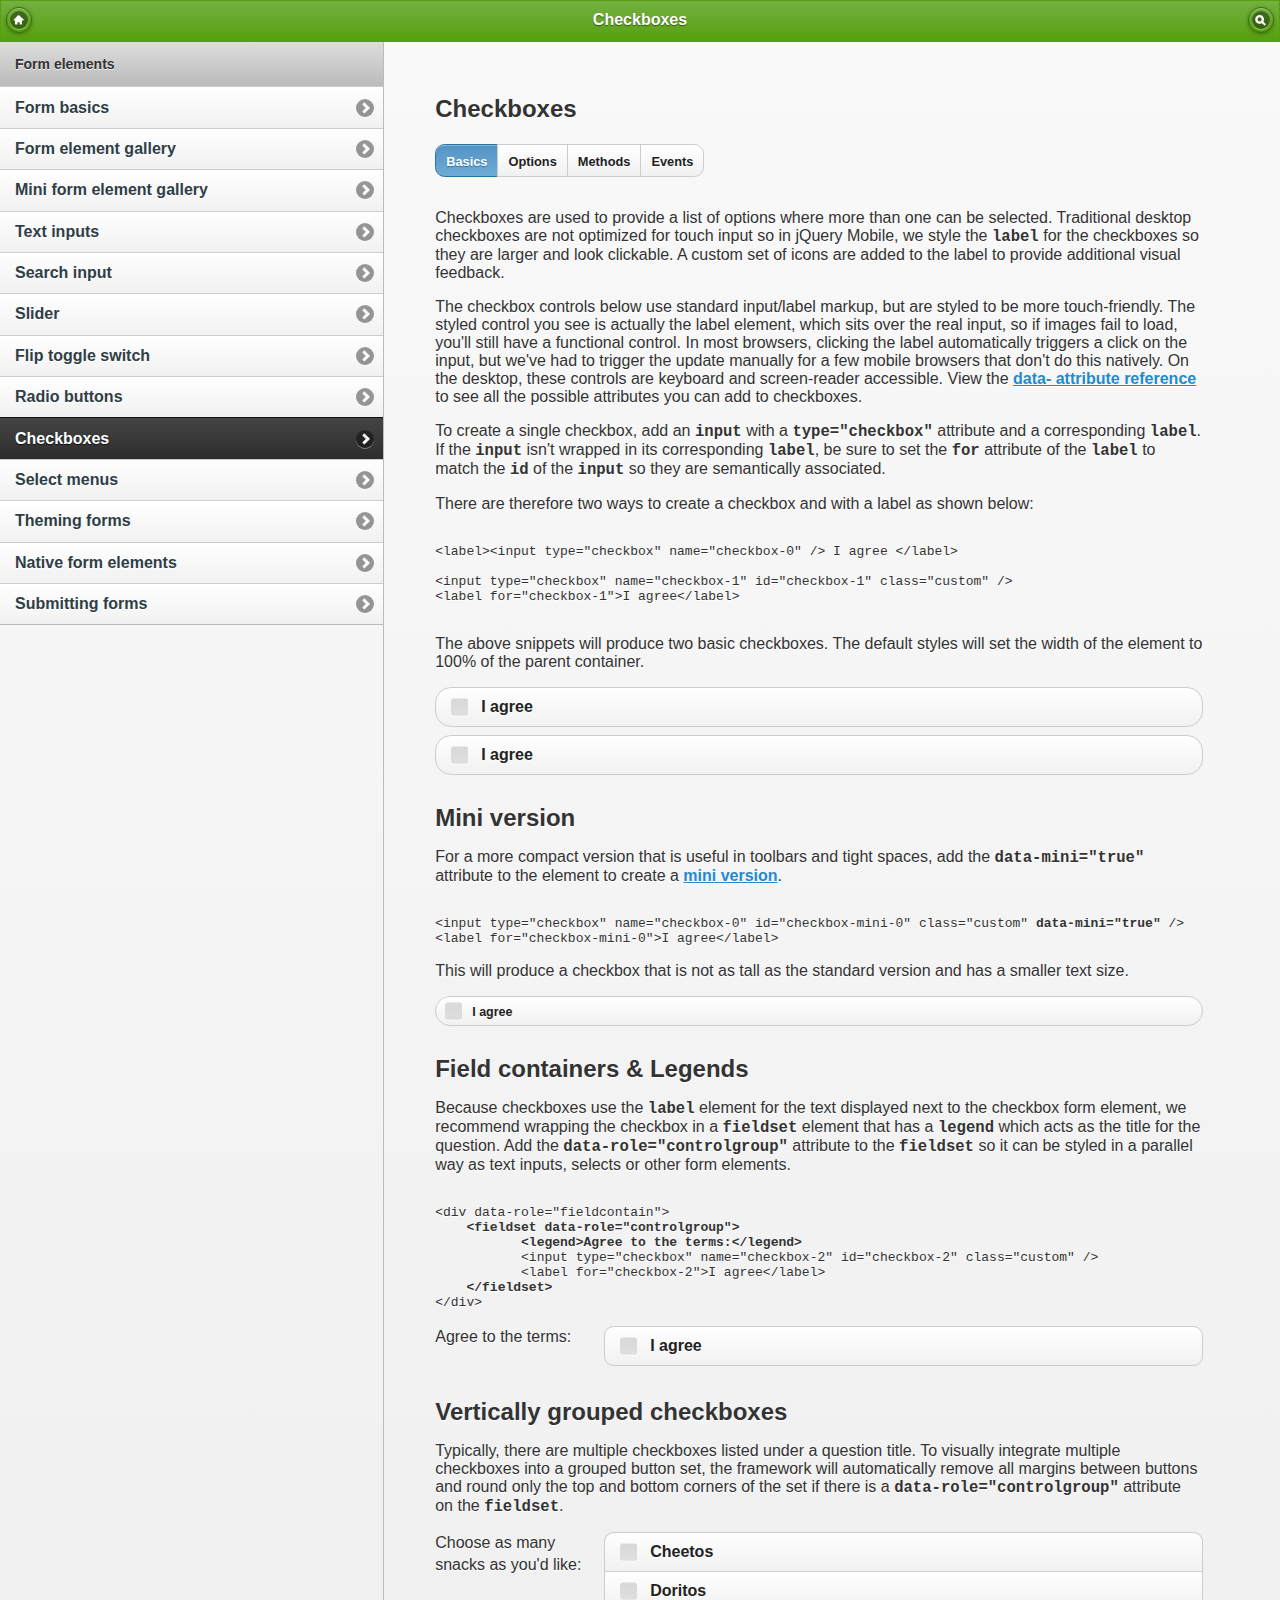
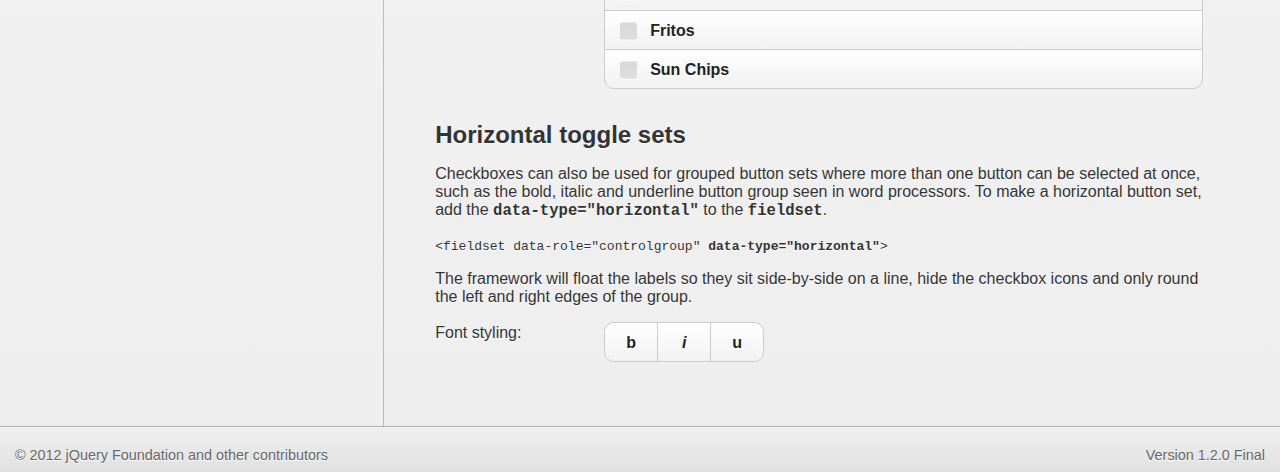
<file: my_static_files/jquery.mobile-1.2.0/demos/docs/forms/checkboxes/index.html>
<!DOCTYPE html> 
<html>
	<head>
	<meta charset="utf-8">
	<meta name="viewport" content="width=device-width, initial-scale=1"> 
	<title>jQuery Mobile Docs - Checkboxes</title> 
	<link rel="stylesheet"  href="../../../css/themes/default/jquery.mobile-1.2.0.css" />
	<link rel="stylesheet" href="../../_assets/css/jqm-docs.css"/>
	<script src="../../../js/jquery.js"></script>
	<script src="../../../docs/_assets/js/jqm-docs.js"></script>
	<script src="../../../js/jquery.mobile-1.2.0.js"></script>

</head> 
<body> 

	<div data-role="page" class="type-interior">

		<div data-role="header" data-theme="f">
		<h1>Checkboxes</h1>
		<a href="../../../" data-icon="home" data-iconpos="notext" data-direction="reverse">Home</a>
		<a href="../../nav.html" data-icon="search" data-iconpos="notext" data-rel="dialog" data-transition="fade">Search</a>
	</div><!-- /header -->

	<div data-role="content">
		<div class="content-primary">
		
		<form action="#" method="get">

		<h2>Checkboxes</h2>

    <ul data-role="controlgroup" data-type="horizontal" class="localnav">
      <li><a href="index.html" data-role="button" data-transition="fade" class="ui-btn-active">Basics</a></li>
      <li><a href="options.html" data-role="button" data-transition="fade">Options</a></li>
      <li><a href="methods.html" data-role="button" data-transition="fade">Methods</a></li>
      <li><a href="events.html" data-role="button" data-transition="fade">Events</a></li>
    </ul>

		<p>Checkboxes are used to provide a list of options where more than one can be selected. Traditional desktop checkboxes are not optimized for touch input so in jQuery Mobile, we style the <code>label</code> for the checkboxes so they are larger and look clickable. A custom set of icons are added to the label to provide additional visual feedback.</p>
		
		<p>The checkbox controls below use standard input/label markup, but are styled to be more touch-friendly. The styled control you see is actually the label element, which sits over the real input, so if images fail to load, you'll still have a functional control. In most browsers, clicking the label automatically triggers a click on the input, but we've had to trigger the update manually for a few mobile browsers that don't do this natively. On the desktop, these controls are keyboard and screen-reader accessible. View the <a href="../../api/data-attributes.html">data- attribute reference</a> to see all the possible attributes you can add to checkboxes.</p>

		<p>To create a single checkbox, add an <code>input</code> with a <code>type="checkbox"</code> attribute and a corresponding <code>label</code>. If the <code>input</code> isn't wrapped in its corresponding <code>label</code>, be sure to set the <code>for</code> attribute of the <code>label</code> to match the <code>id</code> of the <code>input</code> so they are semantically associated.</p>
		<p>There are therefore two ways to create a checkbox and with a label as shown below:</p>
		
		<pre><code>	
&lt;label&gt;&lt;input type=&quot;checkbox&quot; name=&quot;checkbox-0&quot; /&gt; I agree &lt;/label&gt;
			
&lt;input type=&quot;checkbox&quot; name=&quot;checkbox-1&quot; id=&quot;checkbox-1&quot; class=&quot;custom&quot; /&gt;
&lt;label for=&quot;checkbox-1&quot;&gt;I agree&lt;/label&gt;
		</code></pre>
				
		<p>The above snippets will produce two basic checkboxes. The default styles will set the width of the element to 100% of the parent container.</p>
					
		<label> <input type="checkbox" name="checkbox-0 "/> I agree</label>
		
		<input type="checkbox" name="checkbox-1" id="checkbox-1" class="custom" />
		<label for="checkbox-1">I agree</label>
		
		
		<h2>Mini version</h2>

		<p>For a more compact version that is useful in toolbars and tight spaces, add the <code>data-mini="true"</code> attribute to the element to create a <a href="../forms-all-mini.html">mini version</a>. </p>

<pre><code>	
&lt;input type=&quot;checkbox&quot; name=&quot;checkbox-0&quot; id=&quot;checkbox-mini-0&quot; class=&quot;custom&quot; <strong>data-mini=&quot;true&quot;</strong> /&gt;
&lt;label for=&quot;checkbox-mini-0&quot;&gt;I agree&lt;/label&gt;
</code></pre>
		
		<p>This will produce a checkbox that is not as tall as the standard version and has a smaller text size.</p>
		<input type="checkbox" name="checkbox-mini-0" id="checkbox-mini-0" class="custom" data-mini="true" />
		<label for="checkbox-mini-0">I agree</label>


		<h2>Field containers &amp; Legends</h2>
		<p>Because checkboxes use the <code>label</code> element for the text displayed next to the checkbox form element, we recommend wrapping the checkbox in a <code>fieldset</code> element that has a <code>legend</code> which acts as the title for the question. Add the  <code> data-role="controlgroup"</code> attribute to the <code>fieldset</code> so it can be styled in a parallel way as text inputs, selects or other form elements.</p>
		
<pre><code>	
&lt;div data-role=&quot;fieldcontain&quot;&gt;
    <strong>&lt;fieldset data-role=&quot;controlgroup&quot;&gt;
	   &lt;legend&gt;Agree to the terms:&lt;/legend&gt;</strong>
	   &lt;input type=&quot;checkbox&quot; name=&quot;checkbox-2&quot; id=&quot;checkbox-2&quot; class=&quot;custom&quot; /&gt;
	   &lt;label for=&quot;checkbox-2&quot;&gt;I agree&lt;/label&gt;
    <strong>&lt;/fieldset&gt;</strong>
&lt;/div&gt;
</code></pre>

	<div data-role="fieldcontain">
	 	<fieldset data-role="controlgroup">
			<legend>Agree to the terms:</legend>
			<input type="checkbox" name="checkbox-2" id="checkbox-2" class="custom" />
			<label for="checkbox-2">I agree</label>
	    </fieldset>
	</div>
	
			
		
		<h2>Vertically grouped checkboxes</h2>
		
		<p>Typically, there are multiple checkboxes listed under a question title. To visually integrate multiple checkboxes into a grouped button set, the framework will automatically remove all margins between buttons and round only the top and bottom corners of the set if there is a <code> data-role="controlgroup"</code> attribute on the <code>fieldset</code>.</p>

			<div  data-role="fieldcontain">
			 	<fieldset data-role="controlgroup">
					<legend>Choose as many snacks as you'd like:</legend>
					<input type="checkbox" name="checkbox-1a" id="checkbox-1a" class="custom" />
					<label for="checkbox-1a">Cheetos</label>

					<input type="checkbox" name="checkbox-2a" id="checkbox-2a" class="custom" />
					<label for="checkbox-2a">Doritos</label>
					
					<input type="checkbox" name="checkbox-3a" id="checkbox-3a" class="custom" />
					<label for="checkbox-3a">Fritos</label>

					<input type="checkbox" name="checkbox-4a" id="checkbox-4a" class="custom" />
					<label for="checkbox-4a">Sun Chips</label>
			    </fieldset>
			</div>
		
		<h2>Horizontal toggle sets</h2>
		
		<p>Checkboxes can also be used for grouped button sets where more than one button can be selected at once, such as the bold, italic and underline button group seen in word processors. To make a horizontal button set, add the <code> data-type="horizontal"</code> to the <code>fieldset</code>.</p>

<code>
&lt;fieldset data-role=&quot;controlgroup&quot; <strong>data-type=&quot;horizontal&quot;</strong>&gt;
</code>

			<p>The framework will float the labels so they sit side-by-side on a line, hide the checkbox icons and only round the left and right edges of the group.</p>
			
		<div data-role="fieldcontain">
		    <fieldset data-role="controlgroup" data-type="horizontal">
		    	<legend>Font styling:</legend>
		    	<input type="checkbox" name="checkbox-6" id="checkbox-6" class="custom" />
				<label for="checkbox-6">b</label>

				<input type="checkbox" name="checkbox-7" id="checkbox-7" class="custom" />
				<label for="checkbox-7"><em>i</em></label>

				<input type="checkbox" name="checkbox-8" id="checkbox-8" class="custom" />
				<label for="checkbox-8">u</label>    
		    </fieldset>
		</div>




	</form>
	
	</div><!--/content-primary -->		
	
	<div class="content-secondary">
		
		<div data-role="collapsible" data-collapsed="true" data-theme="b" data-content-theme="d">
			
				<h3>More in this section</h3>
				
				<ul data-role="listview" data-theme="c" data-dividertheme="d">
				
					<li data-role="list-divider">Form elements</li>
					<li><a href="../docs-forms.html">Form basics</a></li>
					<li><a href="../forms-all.html">Form element gallery</a></li>
					<li><a href="../forms-all-mini.html">Mini form element gallery</a></li>
					<li><a href="../textinputs/index.html">Text inputs</a></li>
					<li><a href="../search/">Search input</a></li>
					<li><a href="../slider/">Slider</a></li>
					<li><a href="../switch/">Flip toggle switch</a></li>
					<li><a href="../radiobuttons/">Radio buttons</a></li>
					<li data-theme="a"><a href="index.html">Checkboxes</a></li>
					<li><a href="../selects/">Select menus</a></li>
					<li><a href="../forms-themes.html">Theming forms</a></li>
					<li><a href="../forms-all-native.html">Native form elements</a></li>
					<li><a href="../forms-sample.html">Submitting forms</a></li>
					
	
				</ul>
		</div>
	</div>		

</div><!-- /content -->

<div data-role="footer" class="footer-docs" data-theme="c">
		<p class="jqm-version"></p>
		<p>&copy; 2012 jQuery Foundation and other contributors</p>
</div>
	
</div><!-- /page -->

</body>
</html>
</file>
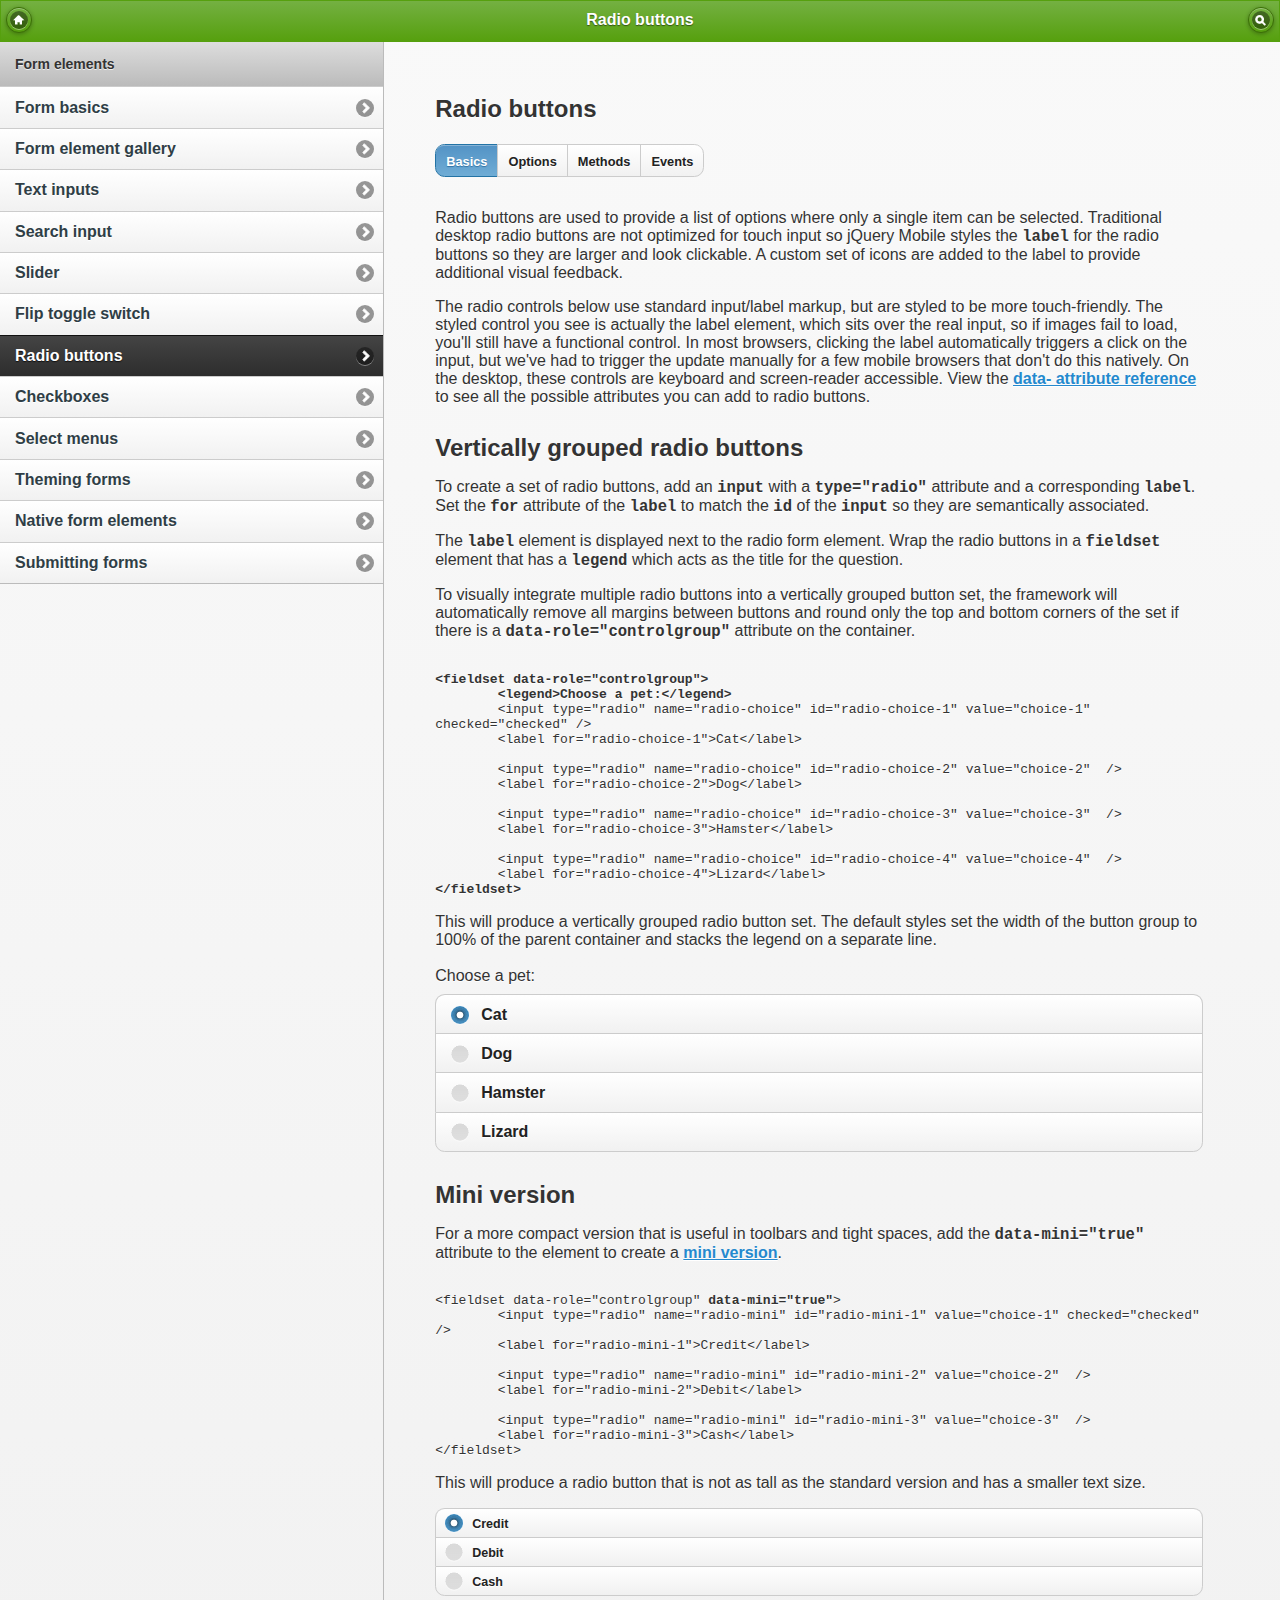
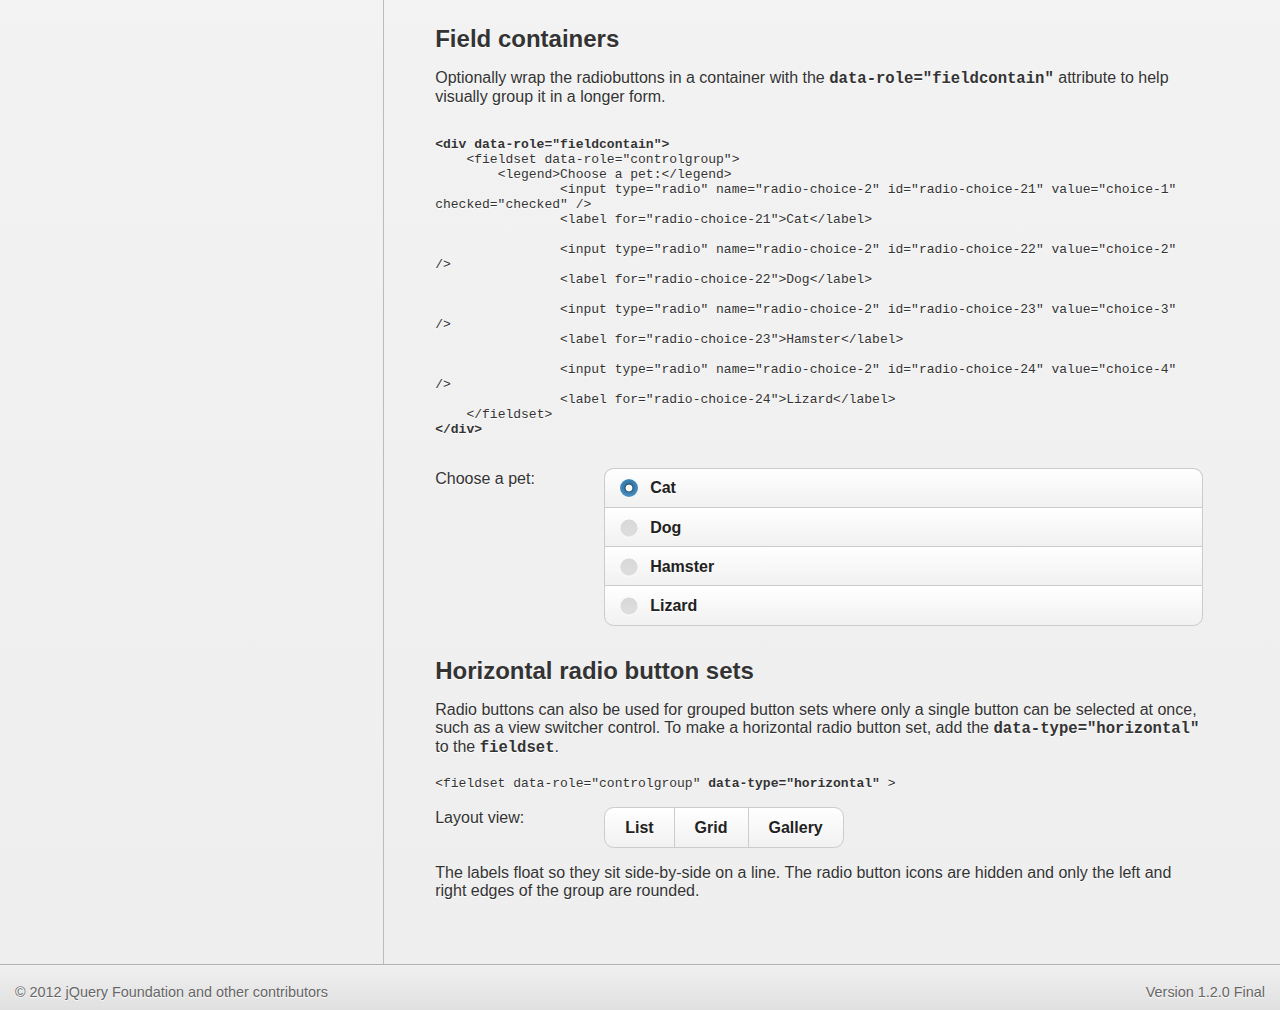
<file: my_static_files/jquery.mobile-1.2.0/demos/docs/forms/radiobuttons/index.html>
<!DOCTYPE html> 
<html>
	<head>
	<meta charset="utf-8">
	<meta name="viewport" content="width=device-width, initial-scale=1"> 
	<title>jQuery Mobile Docs - Radio Buttons</title> 
	<link rel="stylesheet"  href="../../../css/themes/default/jquery.mobile-1.2.0.css" />
	<link rel="stylesheet" href="../../_assets/css/jqm-docs.css"/> 
	<script src="../../../js/jquery.js"></script>
	<script src="../../../docs/_assets/js/jqm-docs.js"></script>
	<script src="../../../js/jquery.mobile-1.2.0.js"></script>

</head> 
<body> 

	<div data-role="page" class="type-interior">

		<div data-role="header" data-theme="f">
		<h1>Radio buttons</h1>
		<a href="../../../" data-icon="home" data-iconpos="notext" data-direction="reverse">Home</a>
		<a href="../../nav.html" data-icon="search" data-iconpos="notext" data-rel="dialog" data-transition="fade">Search</a>
	</div><!-- /header -->

	<div data-role="content">
		<div class="content-primary">
		
		<form action="#" method="get">

		<h2>Radio buttons</h2>

    <ul data-role="controlgroup" data-type="horizontal" class="localnav">
      <li><a href="index.html" data-role="button" data-transition="fade" class="ui-btn-active">Basics</a></li>
      <li><a href="options.html" data-role="button" data-transition="fade">Options</a></li>
      <li><a href="methods.html" data-role="button" data-transition="fade">Methods</a></li>
      <li><a href="events.html" data-role="button" data-transition="fade">Events</a></li>
    </ul>

		<p>Radio buttons are used to provide a list of options where only a single item can be selected. Traditional desktop radio buttons are not optimized for touch input so jQuery Mobile styles the <code>label</code> for the radio buttons so they are larger and look clickable. A custom set of icons are added to the label to provide additional visual feedback.</p>
		
		<p>The radio controls below use standard input/label markup, but are styled to be more touch-friendly. The styled control you see is actually the label element, which sits over the real input, so if images fail to load, you'll still have a functional control. In most browsers, clicking the label automatically triggers a click on the input, but we've had to trigger the update manually for a few mobile browsers that don't do this natively. On the desktop, these controls are keyboard and screen-reader accessible. View the <a href="../../api/data-attributes.html">data- attribute reference</a> to see all the possible attributes you can add to radio buttons.</p>
		
		<h2>Vertically grouped radio buttons</h2>
		
		<p>To create a set of radio buttons, add an <code>input</code> with a <code>type="radio"</code> attribute and a corresponding <code>label</code>. Set the <code>for</code> attribute of the <code>label</code> to match the <code>id</code> of the <code>input</code> so they are semantically associated.</p>
		
		<p>The <code>label</code> element is displayed next to the radio form element. Wrap the radio buttons in a <code>fieldset</code> element that has a <code>legend</code> which acts as the title for the question.</p>
		
		<p>To visually integrate multiple radio buttons into a vertically grouped button set, the framework will automatically remove all margins between buttons and round only the top and bottom corners of the set if there is a <code> data-role="controlgroup"</code> attribute on the container.</p>
				
<pre><code>	
<strong>&lt;fieldset data-role=&quot;controlgroup&quot;&gt;
	&lt;legend&gt;Choose a pet:&lt;/legend&gt;</strong>
     	&lt;input type=&quot;radio&quot; name=&quot;radio-choice&quot; id=&quot;radio-choice-1&quot; value=&quot;choice-1&quot; checked=&quot;checked&quot; /&gt;
     	&lt;label for=&quot;radio-choice-1&quot;&gt;Cat&lt;/label&gt;

     	&lt;input type=&quot;radio&quot; name=&quot;radio-choice&quot; id=&quot;radio-choice-2&quot; value=&quot;choice-2&quot;  /&gt;
     	&lt;label for=&quot;radio-choice-2&quot;&gt;Dog&lt;/label&gt;

     	&lt;input type=&quot;radio&quot; name=&quot;radio-choice&quot; id=&quot;radio-choice-3&quot; value=&quot;choice-3&quot;  /&gt;
     	&lt;label for=&quot;radio-choice-3&quot;&gt;Hamster&lt;/label&gt;

     	&lt;input type=&quot;radio&quot; name=&quot;radio-choice&quot; id=&quot;radio-choice-4&quot; value=&quot;choice-4&quot;  /&gt;
     	&lt;label for=&quot;radio-choice-4&quot;&gt;Lizard&lt;/label&gt;
<strong>&lt;/fieldset&gt;</strong>
</code></pre>

		
		<p>This will produce a vertically grouped radio button set. The default styles set the width of the button group to 100% of the parent container and stacks the legend on a separate line.</p>
		
		
	    <fieldset data-role="controlgroup">
	    	<legend>Choose a pet:</legend>
	         	<input type="radio" name="radio-pet" id="radio-pet-1a" value="choice-1" checked="checked"  />
	         	<label for="radio-pet-1a">Cat</label>

	         	<input type="radio" name="radio-pet" id="radio-pet-2a" value="choice-2"  />
	         	<label for="radio-pet-2a">Dog</label>

	         	<input type="radio" name="radio-pet" id="radio-pet-3a" value="choice-3"  />
	         	<label for="radio-pet-3a">Hamster</label>

	         	<input type="radio" name="radio-pet" id="radio-pet-4a" value="choice-4"  />
	         	<label for="radio-pet-4a">Lizard</label>
	    </fieldset>

		<h2>Mini version</h2>

		<p>For a more compact version that is useful in toolbars and tight spaces, add the <code>data-mini="true"</code> attribute to the element to create a <a href="../forms-all-mini.html">mini version</a>. </p>

<pre><code>			
&lt;fieldset data-role=&quot;controlgroup&quot; <strong>data-mini=&quot;true&quot;</strong>&gt;
    	&lt;input type=&quot;radio&quot; name=&quot;radio-mini&quot; id=&quot;radio-mini-1&quot; value=&quot;choice-1&quot; checked=&quot;checked&quot; /&gt;
    	&lt;label for=&quot;radio-mini-1&quot;&gt;Credit&lt;/label&gt;

	&lt;input type=&quot;radio&quot; name=&quot;radio-mini&quot; id=&quot;radio-mini-2&quot; value=&quot;choice-2&quot;  /&gt;
    	&lt;label for=&quot;radio-mini-2&quot;&gt;Debit&lt;/label&gt;
    	
    	&lt;input type=&quot;radio&quot; name=&quot;radio-mini&quot; id=&quot;radio-mini-3&quot; value=&quot;choice-3&quot;  /&gt;
    	&lt;label for=&quot;radio-mini-3&quot;&gt;Cash&lt;/label&gt;
&lt;/fieldset&gt;
</code></pre>

		<p>This will produce a radio button that is not as tall as the standard version and has a smaller text size.</p>
		
		<fieldset data-role="controlgroup" data-mini="true">
	         	<input type="radio" name="radio-mini" id="radio-mini-1" value="choice-1" checked="checked" />
	         	<label for="radio-mini-1">Credit</label>
	         	<input type="radio" name="radio-mini" id="radio-mini-2" value="choice-2"  />
	         	<label for="radio-mini-2">Debit</label>
	         	<input type="radio" name="radio-mini" id="radio-mini-3" value="choice-3"  />
	         	<label for="radio-mini-3">Cash</label>
	    </fieldset>
		
		<h2>Field containers</h2>
		
		<p>Optionally wrap the radiobuttons in a container with the <code>data-role="fieldcontain"</code> attribute to help visually group it in a longer form.</p>
	<pre><code>	
<strong>&lt;div data-role=&quot;fieldcontain&quot;&gt;</strong>
    &lt;fieldset data-role=&quot;controlgroup&quot;&gt;
    	&lt;legend&gt;Choose a pet:&lt;/legend&gt;
         	&lt;input type=&quot;radio&quot; name=&quot;radio-choice-2&quot; id=&quot;radio-choice-21&quot; value=&quot;choice-1&quot; checked=&quot;checked&quot; /&gt;
         	&lt;label for=&quot;radio-choice-21&quot;&gt;Cat&lt;/label&gt;

         	&lt;input type=&quot;radio&quot; name=&quot;radio-choice-2&quot; id=&quot;radio-choice-22&quot; value=&quot;choice-2&quot;  /&gt;
         	&lt;label for=&quot;radio-choice-22&quot;&gt;Dog&lt;/label&gt;

         	&lt;input type=&quot;radio&quot; name=&quot;radio-choice-2&quot; id=&quot;radio-choice-23&quot; value=&quot;choice-3&quot;  /&gt;
         	&lt;label for=&quot;radio-choice-23&quot;&gt;Hamster&lt;/label&gt;

         	&lt;input type=&quot;radio&quot; name=&quot;radio-choice-2&quot; id=&quot;radio-choice-24&quot; value=&quot;choice-4&quot;  /&gt;
         	&lt;label for=&quot;radio-choice-24&quot;&gt;Lizard&lt;/label&gt;
    &lt;/fieldset&gt;
<strong>&lt;/div&gt;
</strong>	</code></pre>

		<div data-role="fieldcontain">
		    <fieldset data-role="controlgroup">
		    	<legend>Choose a pet:</legend>
		         	<input type="radio" name="radio-pet-1" id="radio-pet-1" value="choice-1" checked="checked"  />
		         	<label for="radio-pet-1">Cat</label>

		         	<input type="radio" name="radio-pet-1" id="radio-pet-2" value="choice-2"  />
		         	<label for="radio-pet-2">Dog</label>

		         	<input type="radio" name="radio-pet-1" id="radio-pet-3" value="choice-3"  />
		         	<label for="radio-pet-3">Hamster</label>

		         	<input type="radio" name="radio-pet-1" id="radio-pet-4" value="choice-4"  />
		         	<label for="radio-pet-4">Lizard</label>
		    </fieldset>
		</div>
			<h2>Horizontal radio button sets</h2>

			<p>Radio buttons can also be used for grouped button sets where only a single button can be selected at once, such as a view switcher control. To make a horizontal radio button set, add the <code> data-type="horizontal"</code> to the <code>fieldset</code>.</p>

	<code>
	&lt;fieldset data-role=&quot;controlgroup&quot; <strong>data-type=&quot;horizontal&quot;</strong> &gt;
	</code>

	<div data-role="fieldcontain">
	    <fieldset data-role="controlgroup" data-type="horizontal">
	     	<legend>Layout view:</legend>
	         	<input type="radio" name="radio-view" id="radio-view-a" value="list"  />
	         	<label for="radio-view-a">List</label>
	         	<input type="radio" name="radio-view" id="radio-view-b" value="grid"  />
	         	<label for="radio-view-b">Grid</label>
	         	<input type="radio" name="radio-view" id="radio-view-c" value="gallery"  />
	         	<label for="radio-view-c">Gallery</label>
	    </fieldset>
	</div>

				<p>The labels float so they sit side-by-side on a line. The radio button icons are hidden and only the left and right edges of the group are rounded.</p>
				

	



	</form>
	
	</div><!--/content-primary -->		
	
	<div class="content-secondary">
		
		<div data-role="collapsible" data-collapsed="true" data-theme="b" data-content-theme="d">
			
				<h3>More in this section</h3>
				
				<ul data-role="listview" data-theme="c" data-dividertheme="d">
				
					<li data-role="list-divider">Form elements</li>
					<li><a href="../docs-forms.html">Form basics</a></li>
					<li><a href="../forms-all.html">Form element gallery</a></li>
					<li><a href="../textinputs/index.html">Text inputs</a></li>
					<li><a href="../search/">Search input</a></li>
					<li><a href="../slider/">Slider</a></li>
					<li><a href="../switch/">Flip toggle switch</a></li>
					<li data-theme="a"><a href="index.html">Radio buttons</a></li>
					<li><a href="../checkboxes/">Checkboxes</a></li>
					<li><a href="../selects/">Select menus</a></li>
					<li><a href="../forms-themes.html">Theming forms</a></li>
					<li><a href="../forms-all-native.html">Native form elements</a></li>
					<li><a href="../forms-sample.html">Submitting forms</a></li>
					
	
				</ul>
		</div>
	</div>		

</div><!-- /content -->

<div data-role="footer" class="footer-docs" data-theme="c">
		<p class="jqm-version"></p>
		<p>&copy; 2012 jQuery Foundation and other contributors</p>
</div>
	
</div><!-- /page -->

</body>
</html>
</file>
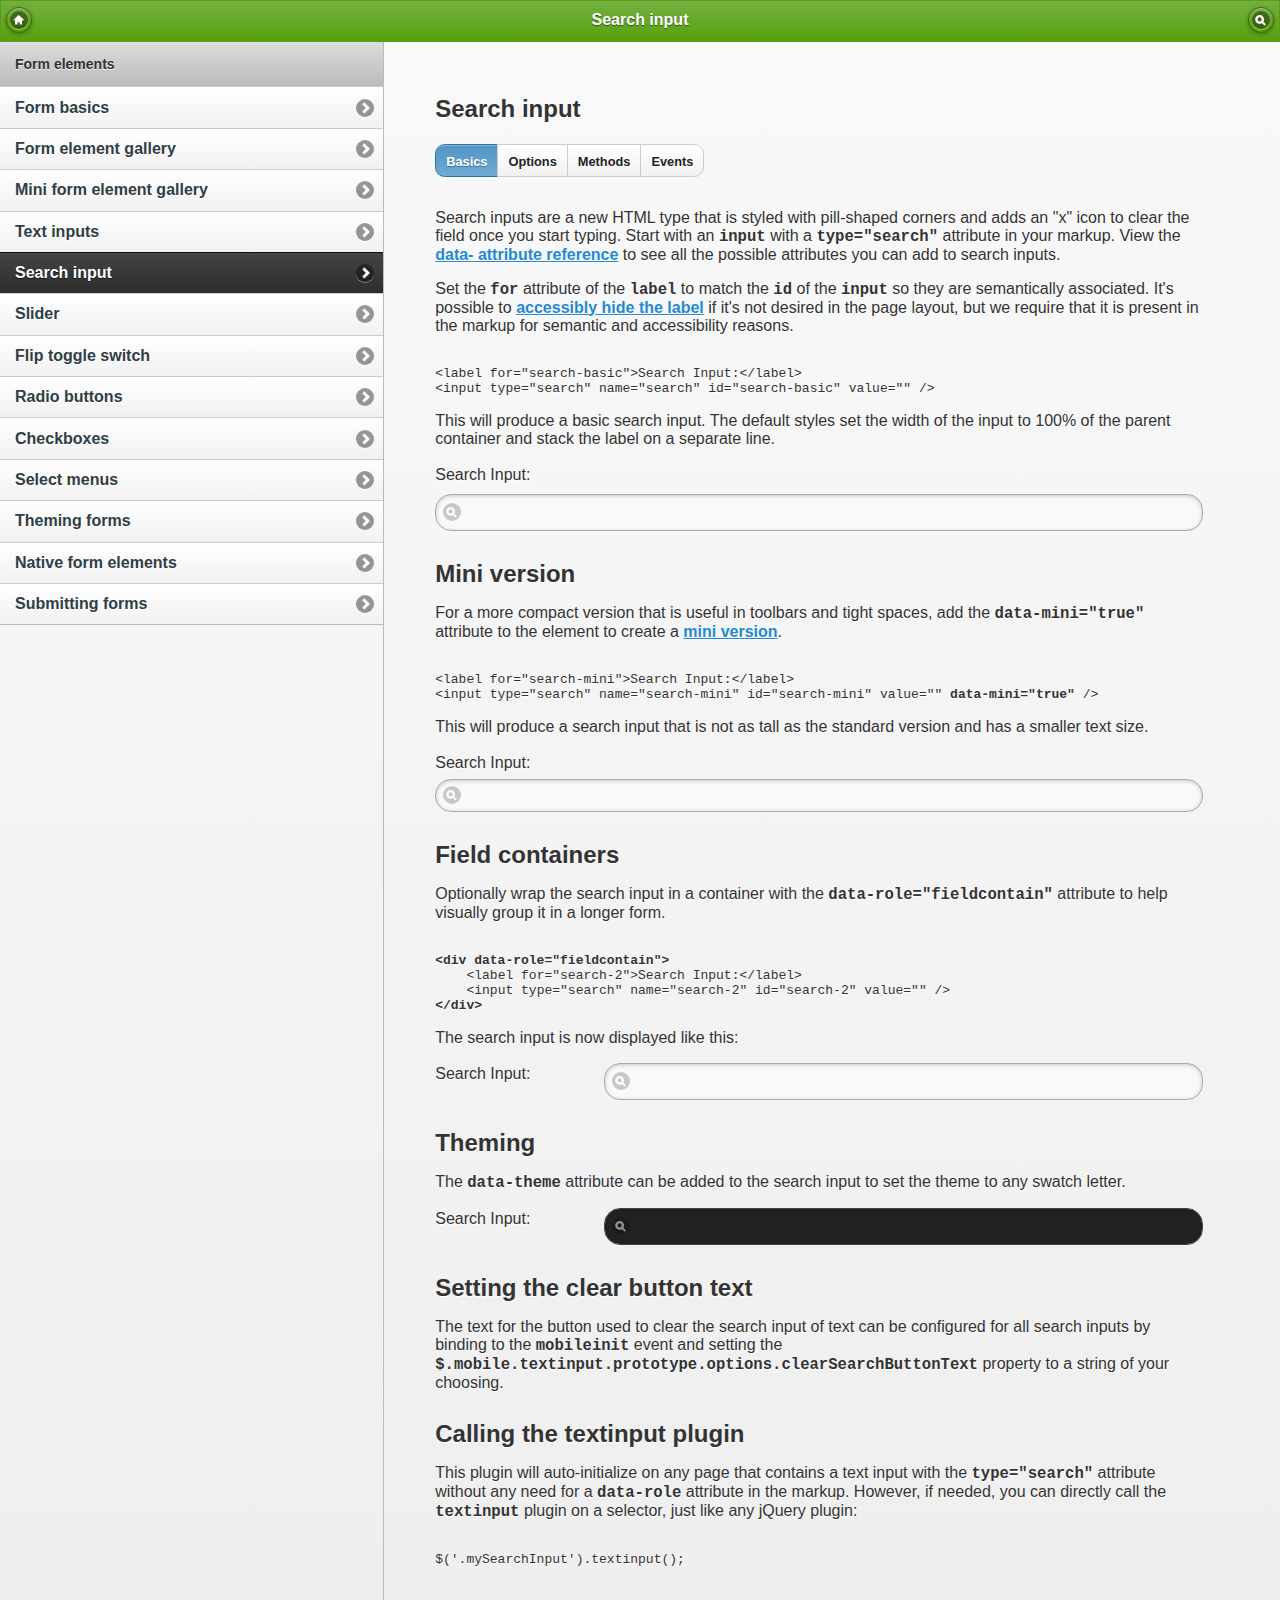
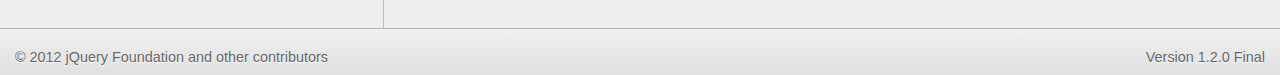
<file: my_static_files/jquery.mobile-1.2.0/demos/docs/forms/search/index.html>
<!DOCTYPE html> 
<html>
	<head>
	<meta charset="utf-8">
	<meta name="viewport" content="width=device-width, initial-scale=1"> 
	<title>jQuery Mobile Docs - Search input</title> 
	<link rel="stylesheet"  href="../../../css/themes/default/jquery.mobile-1.2.0.css" />
	<link rel="stylesheet" href="../../_assets/css/jqm-docs.css"/>
	<script src="../../../js/jquery.js"></script>
	<script src="../../../docs/_assets/js/jqm-docs.js"></script>
	<script src="../../../js/jquery.mobile-1.2.0.js"></script>

</head> 
<body> 

	<div data-role="page" class="type-interior">

		<div data-role="header" data-theme="f">
		<h1>Search input</h1>
		<a href="../../../" data-icon="home" data-iconpos="notext" data-direction="reverse">Home</a>
		<a href="../../nav.html" data-icon="search" data-iconpos="notext" data-rel="dialog" data-transition="fade">Search</a>
	</div><!-- /header -->

	<div data-role="content">
		<div class="content-primary">
		
		<form action="#" method="get">

			<h2>Search input</h2>
			
			<ul data-role="controlgroup" data-type="horizontal" class="localnav">
				<li><a href="index.html" data-role="button" data-transition="fade" class="ui-btn-active">Basics</a></li>
				<li><a href="options.html" data-role="button" data-transition="fade">Options</a></li>
				<li><a href="methods.html" data-role="button" data-transition="fade">Methods</a></li>
				<li><a href="events.html" data-role="button" data-transition="fade">Events</a></li>
			</ul>

			<p>Search inputs are a new HTML type that is styled with pill-shaped corners and adds an "x" icon to clear the field once you start typing. Start with an <code>input</code> with a <code>type="search"</code> attribute in your markup. View the <a href="../../api/data-attributes.html">data- attribute reference</a> to see all the possible attributes you can add to search inputs.</p>
			
			<p>Set the <code>for</code> attribute of the <code>label</code> to match the <code>id</code> of the <code>input</code> so they are semantically associated. It's possible to <a href="../docs-forms.html">accessibly hide the label</a> if it's not desired in the page layout, but we require that it is present in the markup for semantic and accessibility reasons.</p>
				
<pre><code>	
&lt;label for=&quot;search-basic&quot;&gt;Search Input:&lt;/label&gt;
&lt;input type=&quot;search&quot; name=&quot;search&quot; id=&quot;search-basic&quot; value=&quot;&quot; /&gt;
</code></pre>	

				<p>This will produce a basic search input. The default styles set the width of the input to 100% of the parent container and stack the label on a separate line.</p>
		         <label for="search-basic">Search Input:</label>
				 <input type="search" name="search" id="search-basic" value="" />
		        
				<h2>Mini version</h2>

				<p>For a more compact version that is useful in toolbars and tight spaces, add the <code>data-mini="true"</code> attribute to the element to create a <a href="../forms-all-mini.html">mini version</a>. </p>

<pre><code>	
&lt;label for=&quot;search-mini&quot;&gt;Search Input:&lt;/label&gt;
&lt;input type=&quot;search&quot; name=&quot;search-mini&quot; id=&quot;search-mini&quot; value=&quot;&quot; <strong>data-mini=&quot;true&quot;</strong> /&gt;
</code></pre>

				<p>This will produce a search input that is not as tall as the standard version and has a smaller text size.</p>
		         <label for="search-mini">Search Input:</label>
				 <input type="search" name="search-mini" id="search-mini" value="" data-mini="true" />

				<h2>Field containers</h2>
				
				 <p>Optionally wrap the search input in a container with the <code>data-role="fieldcontain"</code> attribute to help visually group it in a longer form.</p>

<pre><code>	
<strong>&lt;div data-role=&quot;fieldcontain&quot;&gt;
</strong>    &lt;label for=&quot;search-2&quot;&gt;Search Input:&lt;/label&gt;
    &lt;input type=&quot;search&quot; name=&quot;search-2&quot; id=&quot;search-2&quot; value=&quot;&quot; /&gt;
<strong>&lt;/div&gt;
</strong></code></pre>	
			 
			<p>The search input is now displayed like this:</p>
			<div data-role="fieldcontain">
	         <label for="search-2">Search Input:</label>
	         <input type="search" name="search-2" id="search-2" value="" />
			</div>

			<h2>Theming</h2>
			<p>The <code>data-theme</code> attribute can be added to the search input to set the theme to any swatch letter.</p>
			<div data-role="fieldcontain">
	         <label for="search-3">Search Input:</label>
	         <input type="search" name="search-3" id="search-3" value="" data-theme="a" />
			</div>

			<h2>Setting the clear button text</h2>
			<p>The text for the button used to clear the search input of text can be configured for all search inputs by binding to the <code>mobileinit</code> event and setting the <code>$.mobile.textinput.prototype.options.clearSearchButtonText</code> property to a string of your choosing.</p>
			
			<h2>Calling the textinput plugin</h2>

<p>This plugin will auto-initialize on any page that contains a text input with the <code>type="search"</code> attribute without any need for a <code>data-role</code> attribute in the markup. However, if needed, you can directly call the <code>textinput</code> plugin on a selector, just like any jQuery plugin:</p>
<pre><code>
$('.mySearchInput').textinput();			
</code></pre>
			

	</form>
	
	</div><!--/content-primary -->		
	
	<div class="content-secondary">
		
		<div data-role="collapsible" data-collapsed="true" data-theme="b" data-content-theme="d">
			
				<h3>More in this section</h3>
				
				<ul data-role="listview" data-theme="c" data-dividertheme="d">
				
					<li data-role="list-divider">Form elements</li>
					<li><a href="../docs-forms.html">Form basics</a></li>
					<li><a href="../forms-all.html">Form element gallery</a></li>
					<li><a href="../forms-all-mini.html">Mini form element gallery</a></li>
					<li><a href="../textinputs/index.html">Text inputs</a></li>
					<li data-theme="a"><a href="index.html">Search input</a></li>
					<li><a href="../slider/">Slider</a></li>
					<li><a href="../switch/">Flip toggle switch</a></li>
					<li><a href="../radiobuttons/">Radio buttons</a></li>
					<li><a href="../checkboxes/">Checkboxes</a></li>
					<li><a href="../selects/">Select menus</a></li>
					<li><a href="../forms-themes.html">Theming forms</a></li>
					<li><a href="../forms-all-native.html">Native form elements</a></li>
					<li><a href="../forms-sample.html">Submitting forms</a></li>
					
	
				</ul>
		</div>
	</div>		

</div><!-- /content -->

<div data-role="footer" class="footer-docs" data-theme="c">
		<p class="jqm-version"></p>
		<p>&copy; 2012 jQuery Foundation and other contributors</p>
</div>
	
</div><!-- /page -->

</body>
</html>
</file>
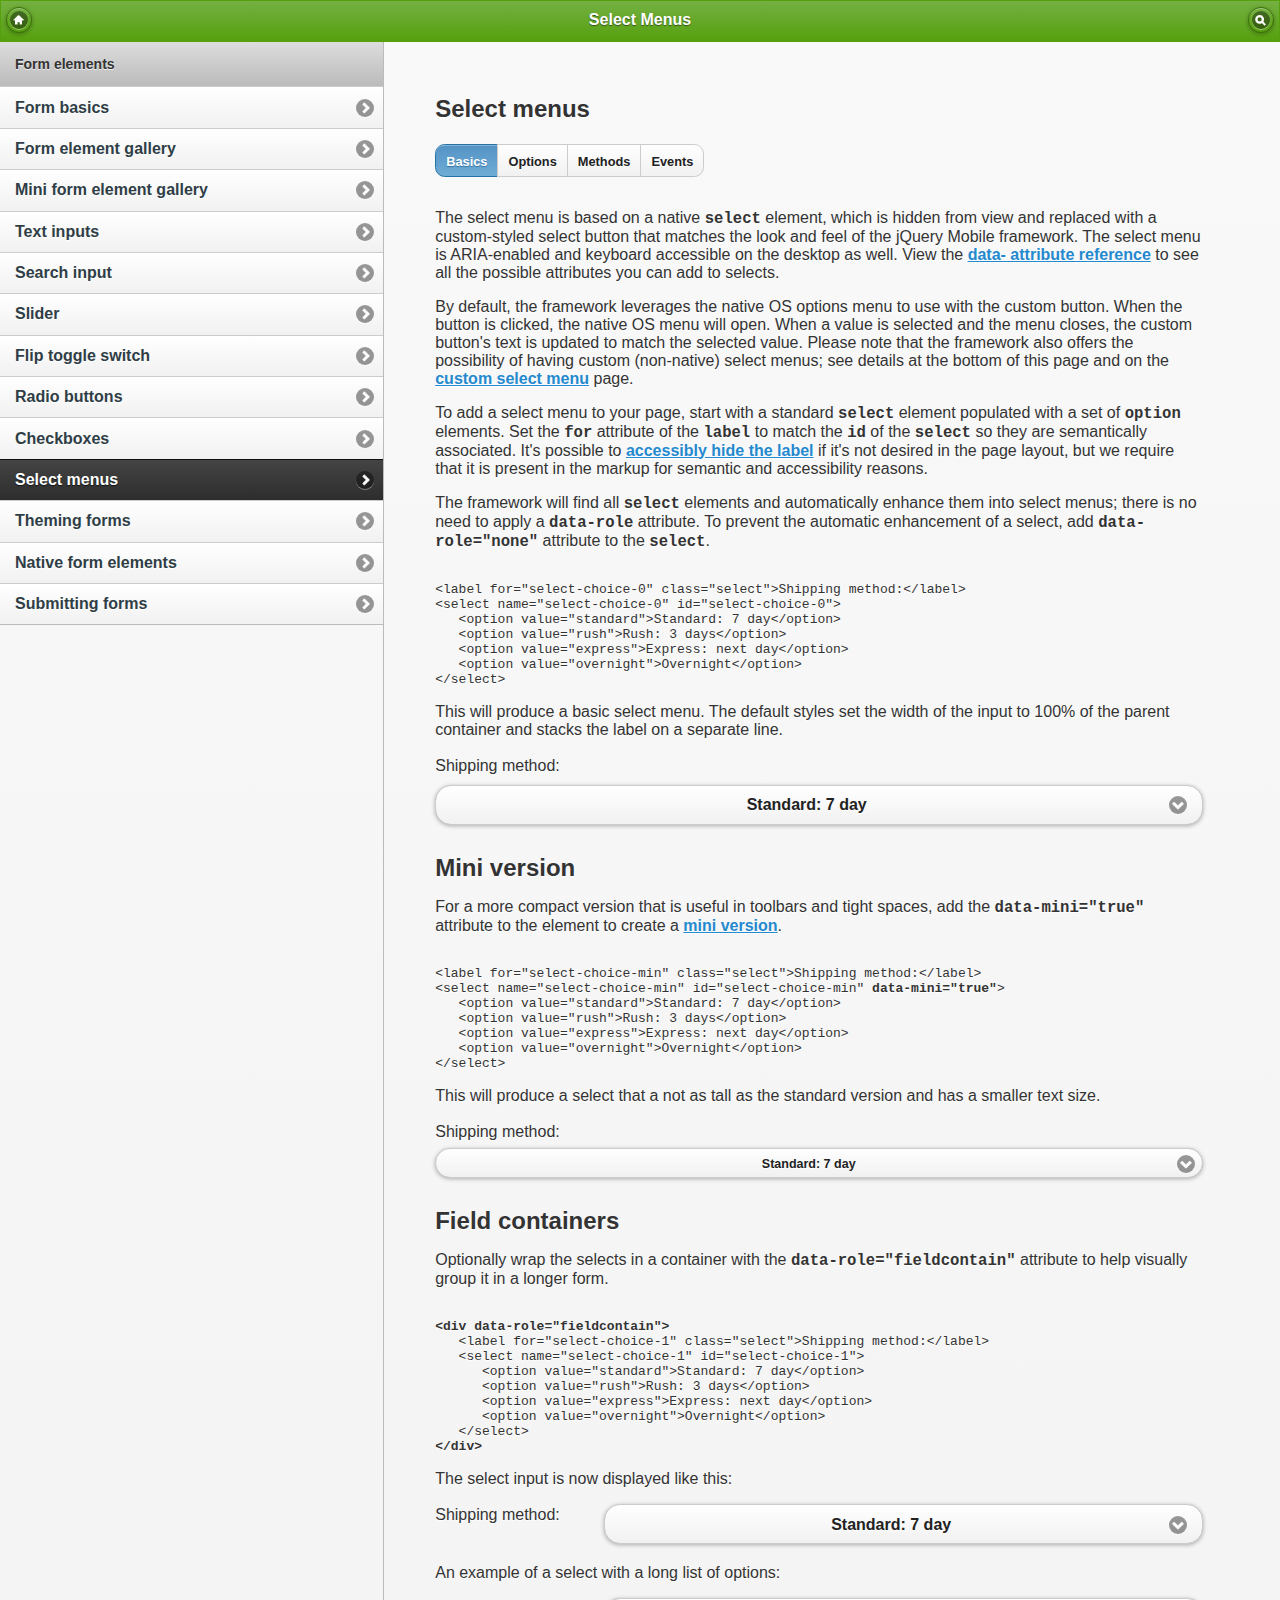
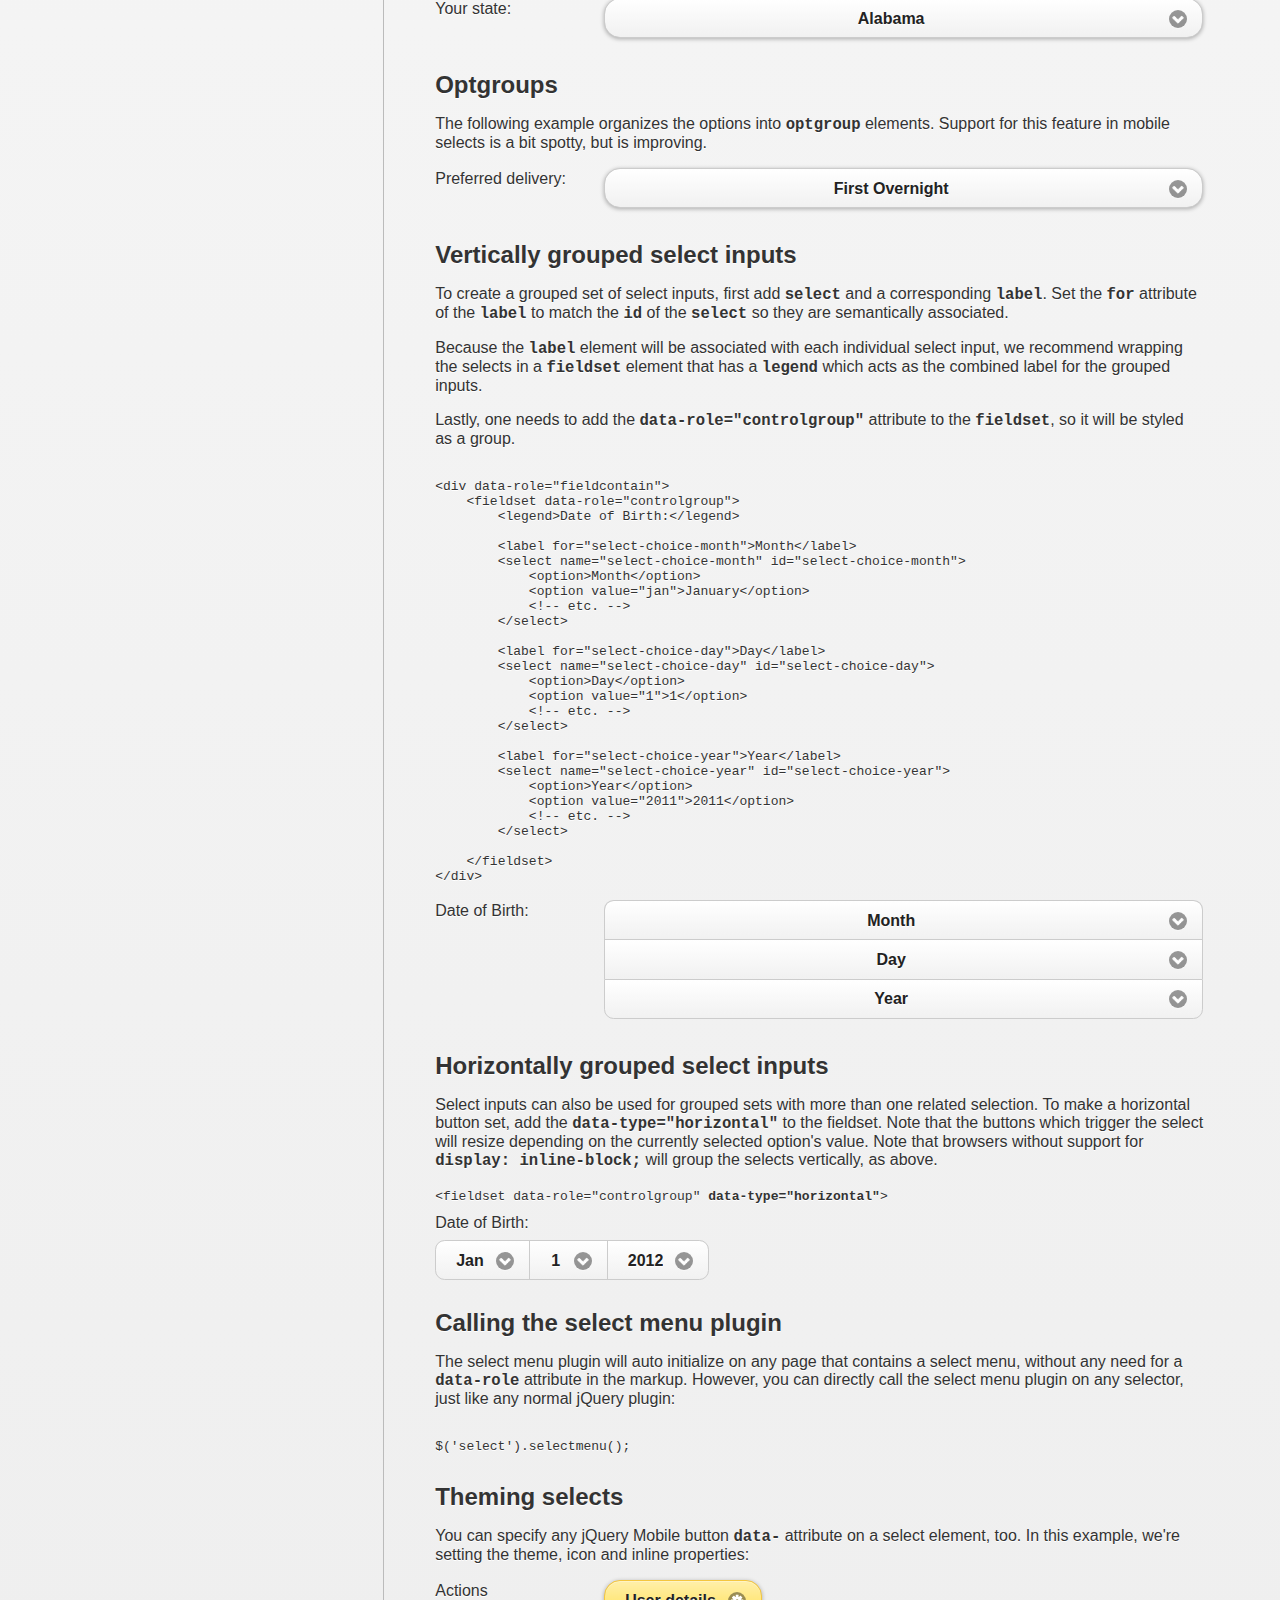
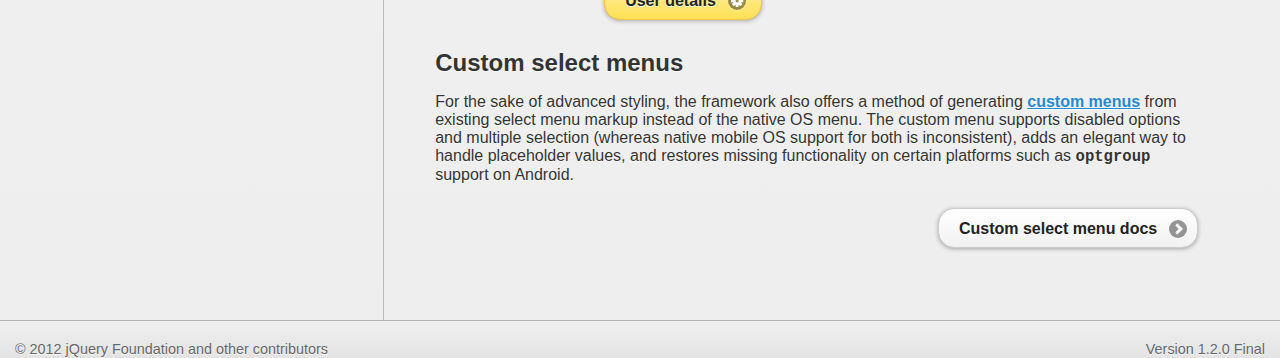
<file: my_static_files/jquery.mobile-1.2.0/demos/docs/forms/selects/index.html>
<!DOCTYPE html>
<html>
	<head>
	<meta charset="utf-8">
	<meta name="viewport" content="width=device-width, initial-scale=1">
	<title>jQuery Mobile Docs - Select</title>
	<link rel="stylesheet"  href="../../../css/themes/default/jquery.mobile-1.2.0.css" />
	<link rel="stylesheet" href="../../_assets/css/jqm-docs.css"/>
	<script src="../../../js/jquery.js"></script>
	<script src="../../../docs/_assets/js/jqm-docs.js"></script>
	<script src="../../../js/jquery.mobile-1.2.0.js"></script>

</head>
<body>

	<div data-role="page" class="type-interior">

		<div data-role="header" data-theme="f">
		<h1>Select Menus</h1>
		<a href="../../../" data-icon="home" data-iconpos="notext" data-direction="reverse">Home</a>
		<a href="../../nav.html" data-icon="search" data-iconpos="notext" data-rel="dialog" data-transition="fade">Search</a>
	</div><!-- /header -->

	<div data-role="content">
		<div class="content-primary">

		<form action="#" method="get">

			<h2>Select menus</h2>
			
			<ul data-role="controlgroup" data-type="horizontal" class="localnav">
				<li><a href="index.html" data-role="button" data-transition="fade" class="ui-btn-active">Basics</a></li>
				<li><a href="options.html" data-role="button" data-transition="fade">Options</a></li>
				<li><a href="methods.html" data-role="button" data-transition="fade">Methods</a></li>
				<li><a href="events.html" data-role="button" data-transition="fade">Events</a></li>
			</ul>
			
			<p>The select menu is based on a native <code>select</code> element, which is hidden from view and replaced with a custom-styled select button that matches the look and feel of the jQuery Mobile framework. The select menu is ARIA-enabled and keyboard accessible on the desktop as well. View the <a href="../../api/data-attributes.html">data- attribute reference</a> to see all the possible attributes you can add to selects.</p>
			
			<p>By default, the framework leverages the native OS options menu to use with the custom button. When the button is clicked, the native OS menu will open. When a value is selected and the menu closes, the custom button's text is updated to match the selected value. Please note that the framework also offers the possibility of having custom (non-native) select menus; see details at the bottom of this page and on the <a href="custom.html"> custom select menu</a> page.</p>

			<p>To add a select menu to your page, start with a standard <code>select</code> element populated with a set of <code>option</code> elements. Set the <code>for</code> attribute of the <code>label</code> to match the <code>id</code> of the <code>select</code> so they are semantically associated. It's possible to <a href="../docs-forms.html">accessibly hide the label</a> if it's not desired in the page layout, but we require that it is present in the markup for semantic and accessibility reasons.</p>
			
			<p>The framework will find all <code>select</code> elements and automatically enhance them into select menus; there is no need to apply a <code>data-role</code> attribute. To prevent the automatic enhancement of a select, add  <code>data-role="none"</code> attribute to the <code>select</code>.</p>
			
<pre><code>
&lt;label for=&quot;select-choice-0&quot; class=&quot;select&quot;&gt;Shipping method:&lt;/label&gt;
&lt;select name=&quot;select-choice-0&quot; id=&quot;select-choice-0&quot;&gt;
   &lt;option value=&quot;standard&quot;&gt;Standard: 7 day&lt;/option&gt;
   &lt;option value=&quot;rush&quot;&gt;Rush: 3 days&lt;/option&gt;
   &lt;option value=&quot;express&quot;&gt;Express: next day&lt;/option&gt;
   &lt;option value=&quot;overnight&quot;&gt;Overnight&lt;/option&gt;
&lt;/select&gt;
</code></pre>

			<p>This will produce a basic select menu. The default styles set the width of the input to 100% of the parent container and stacks the label on a separate line.</p>

			<label for="select-choice-0" class="select">Shipping method:</label>
			<select name="select-choice-0" id="select-choice-0">
				<option value="standard">Standard: 7 day</option>
				<option value="rush">Rush: 3 days</option>
				<option value="express">Express: next day</option>
				<option value="overnight">Overnight</option>
			</select>

			<h2>Mini version</h2>

			<p>For a more compact version that is useful in toolbars and tight spaces, add the <code>data-mini="true"</code> attribute to the element to create a <a href="../forms-all-mini.html">mini version</a>. </p>

<pre><code>	
&lt;label for=&quot;select-choice-min&quot; class=&quot;select&quot;&gt;Shipping method:&lt;/label&gt;
&lt;select name=&quot;select-choice-min&quot; id=&quot;select-choice-min&quot; <strong>data-mini=&quot;true&quot;</strong>&gt;
   &lt;option value=&quot;standard&quot;&gt;Standard: 7 day&lt;/option&gt;
   &lt;option value=&quot;rush&quot;&gt;Rush: 3 days&lt;/option&gt;
   &lt;option value=&quot;express&quot;&gt;Express: next day&lt;/option&gt;
   &lt;option value=&quot;overnight&quot;&gt;Overnight&lt;/option&gt;
&lt;/select&gt; 
</code></pre>
			
			<p>This will produce a select that a not as tall as the standard version and has a smaller text size.</p>
			<label for="select-choice-min" class="select">Shipping method:</label>
			<select name="select-choice-min" id="select-choice-min" data-mini="true">
				<option value="standard">Standard: 7 day</option>
				<option value="rush">Rush: 3 days</option>
				<option value="express">Express: next day</option>
				<option value="overnight">Overnight</option>
			</select>

			<h2>Field containers</h2>
			<p>Optionally wrap the selects in a container with the <code>data-role="fieldcontain"</code> attribute to help visually group it in a longer form.</p>
<pre><code>
<strong>&lt;div data-role=&quot;fieldcontain&quot;&gt;
</strong>   &lt;label for=&quot;select-choice-1&quot; class=&quot;select&quot;&gt;Shipping method:&lt;/label&gt;
   &lt;select name=&quot;select-choice-1&quot; id=&quot;select-choice-1&quot;&gt;
      &lt;option value=&quot;standard&quot;&gt;Standard: 7 day&lt;/option&gt;
      &lt;option value=&quot;rush&quot;&gt;Rush: 3 days&lt;/option&gt;
      &lt;option value=&quot;express&quot;&gt;Express: next day&lt;/option&gt;
      &lt;option value=&quot;overnight&quot;&gt;Overnight&lt;/option&gt;
   &lt;/select&gt;
<strong>&lt;/div&gt;
</strong></code></pre>

			<p>The select input is now displayed like this:</p>


<div data-role="fieldcontain">
	<label for="select-choice-1" class="select">Shipping method:</label>
	<select name="select-choice-1" id="select-choice-1">
		<option value="standard">Standard: 7 day</option>
		<option value="rush">Rush: 3 days</option>
		<option value="express">Express: next day</option>
		<option value="overnight">Overnight</option>
	</select>
</div>

<p>An example of a select with a long list of options:</p>

<div data-role="fieldcontain">
	<label for="select-choice-2" class="select">Your state:</label>
	<select name="select-choice-2" id="select-choice-2">
		<option value="AL">Alabama</option>
		<option value="AK">Alaska</option>
		<option value="AZ">Arizona</option>
		<option value="AR">Arkansas</option>
		<option value="CA">California</option>
		<option value="CO">Colorado</option>
		<option value="CT">Connecticut</option>
		<option value="DE">Delaware</option>
		<option value="FL">Florida</option>
		<option value="GA">Georgia</option>
		<option value="HI">Hawaii</option>
		<option value="ID">Idaho</option>
		<option value="IL">Illinois</option>
		<option value="IN">Indiana</option>
		<option value="IA">Iowa</option>
		<option value="KS">Kansas</option>
		<option value="KY">Kentucky</option>
		<option value="LA">Louisiana</option>
		<option value="ME">Maine</option>
		<option value="MD">Maryland</option>
		<option value="MA">Massachusetts</option>
		<option value="MI">Michigan</option>
		<option value="MN">Minnesota</option>
		<option value="MS">Mississippi</option>
		<option value="MO">Missouri</option>
		<option value="MT">Montana</option>
		<option value="NE">Nebraska</option>
		<option value="NV">Nevada</option>
		<option value="NH">New Hampshire</option>
		<option value="NJ">New Jersey</option>
		<option value="NM">New Mexico</option>
		<option value="NY">New York</option>
		<option value="NC">North Carolina</option>
		<option value="ND">North Dakota</option>
		<option value="OH">Ohio</option>
		<option value="OK">Oklahoma</option>
		<option value="OR">Oregon</option>
		<option value="PA">Pennsylvania</option>
		<option value="RI">Rhode Island</option>
		<option value="SC">South Carolina</option>
		<option value="SD">South Dakota</option>
		<option value="TN">Tennessee</option>
		<option value="TX">Texas</option>
		<option value="UT">Utah</option>
		<option value="VT">Vermont</option>
		<option value="VA">Virginia</option>
		<option value="WA">Washington</option>
		<option value="WV">West Virginia</option>
		<option value="WI">Wisconsin</option>
		<option value="WY">Wyoming</option>
	</select>
</div>

<h2>Optgroups</h2>
<p>The following example organizes the options into <code>optgroup</code> elements. Support for this feature in mobile selects is a bit spotty, but is improving.</p>

<div data-role="fieldcontain">
	<label for="select-choice-nc" class="select">Preferred delivery:</label>
	<select name="select-choice-8" id="select-choice-nc">
		<optgroup label="FedEx">
			<option value="firstOvernight">First Overnight</option>
			<option value="expressSaver">Express Saver</option>
			<option value="ground">Ground</option>
		</optgroup>
		<optgroup label="UPS">
			<option value="firstOvernight">First Overnight</option>
			<option value="expressSaver">Express Saver</option>
			<option value="ground">Ground</option>
		</optgroup>
		<optgroup label="US Mail">
			<option value="standard">Standard: 7 day</option>
			<option value="rush">Rush: 3 days</option>
			<option value="express">Express: next day (disabled)</option>
			<option value="overnight">Overnight</option>
		</optgroup>
	</select>
</div>



<h2>Vertically grouped select inputs</h2>

<p>To create a grouped set of select inputs, first add <code>select</code> and a corresponding <code>label</code>. Set the <code>for</code> attribute of the <code>label</code> to match the <code>id</code> of the <code>select</code> so they are semantically associated.</p>

<p>Because the <code>label</code> element will be associated with each individual select input, we recommend wrapping the selects in a <code>fieldset</code> element that has a <code>legend</code> which acts as the combined label for the grouped inputs.</p>

<p>Lastly, one needs to add the <code>data-role="controlgroup"</code> attribute to the <code>fieldset</code>, so it will be styled as a group.</p>
			
<pre><code>	
&lt;div data-role=&quot;fieldcontain&quot;&gt;
    &lt;fieldset data-role=&quot;controlgroup&quot;&gt;
        &lt;legend&gt;Date of Birth:&lt;/legend&gt;
    
        &lt;label for="select-choice-month">Month&lt;/label&gt;
        &lt;select name="select-choice-month" id="select-choice-month"&gt;
            &lt;option&gt;Month&lt;/option&gt;
            &lt;option value="jan"&gt;January&lt;/option&gt;
            &lt;!-- etc. --&gt;
        &lt;/select&gt;
    
        &lt;label for="select-choice-day">Day&lt;/label&gt;
        &lt;select name="select-choice-day" id="select-choice-day"&gt;
            &lt;option&gt;Day&lt;/option&gt;
            &lt;option value="1"&gt;1&lt;/option&gt;
            &lt;!-- etc. --&gt;
        &lt;/select&gt;
    
        &lt;label for="select-choice-year">Year&lt;/label&gt;
        &lt;select name="select-choice-year" id="select-choice-year"&gt;
            &lt;option&gt;Year&lt;/option&gt;
            &lt;option value="2011"&gt;2011&lt;/option&gt;
            &lt;!-- etc. --&gt;
        &lt;/select&gt;
        
    &lt;/fieldset&gt;
&lt;/div&gt;
</code></pre>

	<div data-role="fieldcontain">
        <fieldset data-role="controlgroup">
            <legend>Date of Birth:</legend>
            
            <label for="select-choice-month">Month</label>
            <select name="select-choice-month" id="select-choice-month">
                <option>Month</option>
                <option value="jan">January</option>
                <option value="dec">December</option>
                <option value="feb">February</option>
                <option value="mar">March</option>
                <option value="apr">April</option>
                <option value="may">May</option>
                <option value="jun">June</option>
                <option value="jul">July</option>
                <option value="aug">August</option>
                <option value="sep">September</option>
                <option value="oct">October</option>
                <option value="nov">November</option>
                <option value="dec">December</option>
            </select>
    
            <label for="select-choice-day">Day</label>
            <select name="select-choice-day" id="select-choice-day">
                <option>Day</option>
                <option value="1">1</option>
                <option value="2">2</option>
                <option value="3">3</option>
                <option value="4">4</option>
                <option value="5">5</option>
                <option value="6">6</option>
                <option value="7">7</option>
            </select>
    
            <label for="select-choice-year">Year</label>
            <select name="select-choice-year" id="select-choice-year">
                <option>Year</option>
                <option value="2011">2011</option>
                <option value="2010">2010</option>
                <option value="2009">2009</option>
                <option value="2008">2008</option>
                <option value="2007">2007</option>
                <option value="2006">2006</option>
                <option value="2005">2005</option>
                <option value="2004">2004</option>
            </select>
        </fieldset>
	</div>

<h2>Horizontally grouped select inputs</h2>
<p>Select inputs can also be used for grouped sets with more than one related selection. To make a horizontal button set, add the <code>data-type="horizontal"</code> to the fieldset. Note that the buttons which trigger the select will resize depending on the currently selected option's value. Note that browsers without support for <code>display: inline-block;</code> will group the selects vertically, as above.</p>

<code>
&lt;fieldset data-role="controlgroup" <strong>data-type="horizontal"</strong>&gt;
</code>

	<fieldset data-role="controlgroup" data-type="horizontal">
		<legend>Date of Birth:</legend>
		
		<label for="select-choice-month">Month</label>
		<select name="select-choice-month" id="select-choice-month">
			<option value="jan">Jan</option>
			<option value="dec">Dec</option>
			<option value="feb">Feb</option>
			<option value="mar">Mar</option>
			<option value="apr">Apr</option>
			<option value="may">May</option>
			<option value="jun">Jun</option>
			<option value="jul">Jul</option>
			<option value="aug">Aug</option>
			<option value="sep">Sep</option>
			<option value="oct">Oct</option>
			<option value="nov">Nov</option>
			<option value="dec">Dec</option>
		</select>

		<label for="select-choice-day">Day</label>
		<select name="select-choice-day" id="select-choice-day">
			<option value="1">1</option>
			<option value="2">2</option>
			<option value="3">3</option>
			<option value="4">4</option>
			<option value="5">5</option>
			<option value="6">6</option>
			<option value="7">7</option>
			<option value="8">8</option>
			<option value="9">9</option>
			<option value="10">10</option>
			<option value="11">11</option>
			<option value="12">13</option>
			<option value="13">14</option>
			<option value="15">15</option>
		</select>

		<label for="select-choice-year">Year</label>
		<select name="select-choice-year" id="select-choice-year">
			<option value="2011">2012</option>
			<option value="2011">2011</option>
			<option value="2010">2010</option>
			<option value="2009">2009</option>
			<option value="2008">2008</option>
			<option value="2007">2007</option>
			<option value="2006">2006</option>
			<option value="2005">2005</option>
			<option value="2004">2004</option>
		</select>
	</fieldset>
        
<h2>Calling the select menu plugin</h2>
<p>The select menu plugin will auto initialize on any page that contains a select menu, without any need for a <code>data-role</code> attribute in the markup. However, you can directly call the select menu plugin on any selector, just like any normal jQuery plugin:</p>
<pre><code>
$('select').selectmenu();			
</code></pre>
    
	</form>
	
	
	<h2>Theming selects</h2>
	<p>You can specify any jQuery Mobile button <code>data-</code> attribute on a select element, too. In this example, we're setting the theme, icon and inline properties:</p>

	<div data-role="fieldcontain">
		<label for="select-choice-11" class="select">Actions</label>
		<select name="select-choice-11" id="select-choice-11" data-theme="e" data-icon="gear" data-inline="true">
			<option value="view">User details</option>
			<option value="edit">Edit user</option>
			<option value="deactivate">De-activate</option>
			<option value="delete">Delete user</option>
		</select>
	</div>
    
	
	<h2>Custom select menus</h2>
	<p>For the sake of advanced styling, the framework also offers a method of generating <a href="custom.html">custom menus</a> from existing select menu markup  instead of the native OS menu. The custom menu supports disabled options and multiple selection (whereas native mobile OS support for both is inconsistent), adds an elegant way to handle placeholder values, and restores missing functionality on certain platforms such as <code>optgroup</code> support on Android.
		
	<div align="right"><a href="custom.html" data-role="button" data-icon="arrow-r" data-iconpos="right" data-inline="true" align="right">Custom select menu docs</a>
</div>
		</p>
	
	</div><!--/content-primary -->		
	
	<div class="content-secondary">
		
		<div data-role="collapsible" data-collapsed="true" data-theme="b" data-content-theme="d">
			
				<h3>More in this section</h3>
				
				<ul data-role="listview" data-theme="c" data-dividertheme="d">
				
					<li data-role="list-divider">Form elements</li>
					<li><a href="../docs-forms.html">Form basics</a></li>
					<li><a href="../forms-all.html">Form element gallery</a></li>
					<li><a href="../forms-all-mini.html">Mini form element gallery</a></li>
					<li><a href="../textinputs/index.html">Text inputs</a></li>
					<li><a href="../search/">Search input</a></li>
					<li><a href="../slider/">Slider</a></li>
					<li><a href="../switch/">Flip toggle switch</a></li>
					<li><a href="../radiobuttons/">Radio buttons</a></li>
					<li><a href="../checkboxes/">Checkboxes</a></li>
					<li data-theme="a"><a href="index.html">Select menus</a></li>
					<li><a href="../forms-themes.html">Theming forms</a></li>
					<li><a href="../forms-all-native.html">Native form elements</a></li>
					<li><a href="../forms-sample.html">Submitting forms</a></li>
					
	
				</ul>
		</div>
	</div>		

</div><!-- /content -->

<div data-role="footer" class="footer-docs" data-theme="c">
		<p class="jqm-version"></p>
		<p>&copy; 2012 jQuery Foundation and other contributors</p>
</div>
	
</div><!-- /page -->

</body>
</html>
</file>
<file: my_static_files/jquery.mobile-1.2.0/demos/docs/_assets/css/jqm-docs.css>
/* jqm docs css

Beware: lots of last-minute CSS going on in here 
cobblers, shoes, 
*/

body { background: #f9f9f9; padding:13px; }
body.ui-mobile-viewport { padding: 0; }
body, input, textarea, select, button { font-family: Helvetica, Arial, san-serif; }
.ui-mobile .type-home .ui-content { margin: 0; background: #e5e5e5 url(../images/jqm-sitebg.png) top center repeat-x; }
.ui-mobile #jqm-homeheader { padding: 40px 10px 0; text-align: center;  margin: 0 auto; }
.ui-mobile #jqm-homeheader h1 { margin: 0 0 ; }
.ui-mobile #jqm-homeheader p { margin: .3em 0 0; line-height: 1.3; font-size: .9em; font-weight: bold; color: #666; }

.type-home .ui-content .jqm-version {
	display: block;
	position: absolute;
	width: 96px;
	border: solid #fff;
	border-width: 2px 1px;
	padding: .25em 2.25em;
	margin: 0 15px 0 0;
	right: 0;
	top: -2px;
	background: #f7cf57;
	color: #000;
	font-size: .8em;
	font-weight: bold;
	text-align: center;
	text-shadow: 0 1px 1px #fff;
	z-index: 9;
	-webkit-transform: rotate(45deg) translate(4.8em,-1em);
	-moz-transform: rotate(45deg) translate(4.8em,-1em);
	-ms-transform: rotate(45deg) translate(4.8em,-1em);
	-o-transform: rotate(45deg) translate(4.8em,-1em);
	transform: rotate(45deg);
	-webkit-box-shadow: 0 0 6px rgba(0,0,0,.40);
	-moz-box-shadow: 0 0 6px rgba(0,0,0,.40);
	-o-box-shadow: 0 0 6px rgba(0,0,0,.40);
	box-shadow: 0 0 6px rgba(0,0,0,.40);
}
.type-home .ui-content .jqm-version b {
	color: #a21412;
	font-weight: bold;
}

.footer-docs {
	padding: 5px 0;
	clear:both;
	color:#666;
}
.footer-docs p {
	font-weight: normal;
	font-size: .9em;
}
.ui-mobile-viewport .footer-docs p {
	margin: .5em 15px;	
}
.ui-mobile-viewport .footer-docs p.jqm-version {
	font-weight: bold;
}
@media all and (min-width:650px) {
	.ui-mobile-viewport .footer-docs {
		overflow: hidden;		
	}
	.ui-mobile-viewport .footer-docs p {
		margin: 1em 15px;
		float: left;		
	}
	.ui-mobile-viewport .footer-docs p.jqm-version {
		float: right;
		font-weight: normal;
	}
}

h2 { margin:1.2em 0 .4em 0; }
p code { font-size:1.2em; font-weight:bold; } 
h4 code {font-size:1.2em; font-weight:bold; }

dt { font-weight: bold; margin: 2em 0 .5em; }
dt code, dd code { font-size:1.3em; line-height:150%; }
pre { white-space: pre; white-space: pre-wrap; word-wrap: break-word; }
strong { font-weight: bold; }

#jqm-homeheader img { width: 275px; height: 78px; margin-top:-20px; }
img { max-width: 100%; }

/* fluid images moved from jquery.mobile.core.css*/
.ui-mobile img {
	max-width: 100%;
}

.ui-header .jqm-home { top: 0; }
nav { margin: 0; }

p.intro {
	font-size: .96em;
	line-height: 1.3;
	border-top: 1px solid #75ae18;
	border-bottom: 0;
	background: none;
	margin: 1.5em 0;
	padding: 1.5em 15px 0;
}
p.intro strong {
	color:  #558e08;
}

.type-interior .content-secondary {
	border-right: 0;
	border-left: 0;
	margin: 10px -15px 0;
	background: #fff;
	border-top: 1px solid #ccc;
}
.type-home .ui-content {
	margin-top: 5px;
	overflow: hidden;
	position: relative;
}
.type-interior .ui-content {
	padding-bottom: 0;
}
.content-secondary .ui-collapsible {
	padding: 10px 15px;
}
.content-secondary .ui-collapsible-inset {
	margin: 0;
}
.content-secondary .ui-collapsible-content {
	padding: 0;
	background: none;
}
.content-secondary .ui-listview {
	margin: 0;
}
/* new API additions */

dt {  
	margin: 35px 0 15px 0; 
	background-color:#ddd; 
	font-weight:normal;
}
dt code { 
	display:inline-block; 
	font-weight:bold;
	color:#56A00E; 
	padding:3px 7px; 
	margin-right:10px; 
	background-color:#fff; 
}
dd { 
	margin-bottom:10px; 
}
dd .default { font-weight:bold; }
dd pre { 
	margin:0 0 0 0; 
}
dd code { font-weight: normal; }
dd pre code { 
	margin:0; 
	border:none; 
	font-weight:normal; 
	font-size:100%; 
	background-color:transparent; 
}
dd h4 { margin:15px 0 0 0; }
		
.localnav {
	margin:0 0 20px 0;
}
.ui-mobile-viewport .localnav li {
	float:left;
}
.localnav .ui-btn-inner { 
	padding: .6em 10px; 
	font-size:80%; 
}

/* custom dialog for the photos sharing */
.ui-dialog.dialog-actionsheet .ui-dialog-contain {
	margin-top: 0;
}

/* popup examples */
.type-interior .ui-popup-container .ui-content { padding: 15px !important; }

/* F bar theme - just for the docs overview headers */
.ui-bar-f {
	border: 1px solid #56A00E;
	background: 			#74b042;
	color: 					#fff;
	font-weight: bold;
	text-shadow: 0 1px 1px #335413;	
	background-image: -webkit-gradient(linear, left top, left bottom, from(#74b042), to(#56A00E)); /* Saf4+, Chrome */
	background-image: -webkit-linear-gradient(#74b042, #56A00E); /* Chrome 10+, Saf5.1+ */
	background-image:    -moz-linear-gradient(#74b042, #56A00E); /* FF3.6 */
	background-image:     -ms-linear-gradient(#74b042, #56A00E); /* IE10 */
	background-image:      -o-linear-gradient(#74b042, #56A00E); /* Opera 11.10+ */
	background-image:         linear-gradient(#74b042, #56A00E);		
}
.ui-bar-f, 
.ui-bar-f input, 
.ui-bar-f select, 
.ui-bar-f textarea, 
.ui-bar-f button {
	font-family: Helvetica, Arial, sans-serif /*{global-font-family}*/;
}

.ui-bar-f,
.ui-bar-f .ui-link-inherit {
	color: 					#fff;
}
.ui-bar-f .ui-link {
	color: 					#fff;
	font-weight: bold;
}
.ui-btn-up-f {
	border: 1px solid 		#3B6F07;
	background: 			#56A00E;
	font-weight: bold;
	color: 					#fff;
	text-shadow: 0 1px 1px #234403;
	background-image: -webkit-gradient(linear, left top, left bottom, from(#74b042), to(#56A00E)); /* Saf4+, Chrome */
	background-image: -webkit-linear-gradient(#74b042, #56A00E); /* Chrome 10+, Saf5.1+ */
	background-image:    -moz-linear-gradient(#74b042, #56A00E); /* FF3.6 */
	background-image:     -ms-linear-gradient(#74b042, #56A00E); /* IE10 */
	background-image:      -o-linear-gradient(#74b042, #56A00E); /* Opera 11.10+ */
	background-image:         linear-gradient(#74b042, #56A00E);
}
.ui-btn-up-f a.ui-link-inherit {
	color: 					#fff;
}
.ui-btn-hover-f {
	border: 1px solid 		#3B6F07;
	background: 			#6EBC1F;
	font-weight: bold;
	color: 					#fff;
	text-shadow: 0 1px 1px #234403;
	background-image: -webkit-gradient(linear, left top, left bottom, from(#8FC963), to(#6EBC1F)); /* Saf4+, Chrome */
	background-image: -webkit-linear-gradient(#8FC963, #6EBC1F); /* Chrome 10+, Saf5.1+ */
	background-image:    -moz-linear-gradient(#8FC963, #6EBC1F); /* FF3.6 */
	background-image:     -ms-linear-gradient(#8FC963, #6EBC1F); /* IE10 */
	background-image:      -o-linear-gradient(#8FC963, #6EBC1F); /* Opera 11.10+ */
	background-image:         linear-gradient(#8FC963, #6EBC1F);
}
.ui-btn-hover-f a.ui-link-inherit {
	color: 					#fff;
}
.ui-btn-down-f {
	border: 1px solid 		#3B6F07;
	background: 			#3d3d3d;
	font-weight: bold;
	color: 					#fff;
	text-shadow: 0 1px 1px #234403;
	background-image: -webkit-gradient(linear, left top, left bottom, from(#56A00E), to(#64A234)); /* Saf4+, Chrome */
	background-image: -webkit-linear-gradient(#56A00E, #64A234); /* Chrome 10+, Saf5.1+ */
	background-image:    -moz-linear-gradient(#56A00E, #64A234); /* FF3.6 */
	background-image:     -ms-linear-gradient(#56A00E, #64A234); /* IE10 */
	background-image:      -o-linear-gradient(#56A00E, #64A234); /* Opera 11.10+ */
	background-image:         linear-gradient(#56A00E, #64A234);
}
.ui-btn-down-f a.ui-link-inherit {
	color: 					#fff;
}
.ui-btn-up-f,
.ui-btn-hover-f,
.ui-btn-down-f {
	font-family: Helvetica, Arial, sans-serif;
	text-decoration: none;
}


/* docs site layout */

@media all and (min-width: 650px){
	
	.type-home .ui-content {
		margin-top: 5px;
	}
	.ui-mobile #jqm-homeheader {
		max-width: 340px;
	}
	p.intro {
		margin: 2em 0;
	}
	.type-home .ui-content,
	.type-interior > .ui-content {
		padding: 0;
	}
	.type-interior > .ui-content {
		overflow: hidden;
	}
	.content-secondary {
		text-align: left;
		float: left;
		width: 45%;
	}
	.content-secondary,
	.type-interior .content-secondary {
		margin: 30px 0 20px 2%;
		padding: 20px 4% 0 0;
		background: none;
		border-top: none;
		position: relative;
	}
	.type-interior .content-secondary::after {
		content: "";
		display: inline-block;
		position: absolute;
		top: 0;
		right: 0;
		height: 1px;
		width: 1px;
		margin-bottom: -9999px;
		padding-bottom: 9999px;
		background: #bbb;
	}
	.type-index .content-secondary {
		padding: 0;
	}
	.content-secondary .ui-collapsible {
		margin: 0;
		padding: 0;
	}
	.content-secondary .ui-collapsible-content {
		border-left: none;
		border-right: none;
	}
	.type-index .content-secondary .ui-listview {
		margin: 0;
	}
	.ui-mobile #jqm-homeheader {
		padding: 0;
	}
	.content-primary {
		width: 45%;
		float: right;
		margin-top: 30px;
		margin-right: 1%;
		padding-right: 1%;
	}
	.content-primary ul:first-child {
		margin-top: 0;
	}
	/* collapsible non-inset example */
	.content-primary .ui-collapsible-content ul:first-child {
		margin-top: -10px;
	}
	.content-secondary h2 {
		position: absolute;
		left: -9999px;
	}
	.type-interior .content-primary {
		padding: 1.5em 6% 3em 0;
		margin: 0;
	}
	/* fix up the collapsibles - expanded on desktop */
	.content-secondary .ui-collapsible-inset {
		margin-bottom: -1px;
	}
	.content-secondary .ui-collapsible-heading {
		display: none;
	}
	.content-secondary .ui-collapsible-contain {
		margin:0;
	}
	.content-secondary .ui-collapsible-content {
		display: block;
		margin: 0;
		padding: 0;
	}
	.content-secondary .ui-collapsible-content,
	.content-secondary .ui-collapsible-content > .ui-listview .ui-li-last {
		border-bottom-left-radius: 0;
		border-bottom-right-radius: 0;
	}
	.type-interior  .content-secondary .ui-li-divider {
		padding-top: 1em;
		padding-bottom: 1em;
	}
	.type-interior .content-secondary {
		margin: 0;
		padding: 0;
	}
	
}
@media all and (min-width: 750px){
	.type-home .ui-content {
		background-position: 39%;
	}
	.content-secondary {
		width: 34%;
	}
	.content-primary {
		width: 56%;
		padding-right: 1%;
	}
}

@media all and (min-width: 1200px){
	.type-home .ui-content{
		background-position: 38.5%;
	}
	.content-secondary {
		width: 30%;
		padding-right:6%;
		margin: 30px 0 20px 5%;
	}
	.type-interior .content-secondary {
		margin: 0;
		padding: 0;
	}
	.content-primary {
		width: 50%;
		margin-right: 5%;
		padding-right: 3%;
	}
	.type-interior .content-primary {
		width: 60%;
	}
}

/* reset for popup examples */
.type-interior .ui-popup.ui-content,
.type-interior .ui-popup .ui-content {
	background-position: 0 0;
	background-repeat: no-repeat;
	overflow: visible;
}

/* tables documenting enum-type settings */
.enum-value {
	vertical-align: top;
	white-space: nowrap;
}

/* Navbar examples */
.content-primary > .ui-header,
.content-primary > .ui-footer {
	overflow: hidden;
}

/* list styles */
ul { margin:0; padding-left:0; }
ul li { list-style:none; padding:.7em 0; margin:0; border-bottom:1px solid #e3e3e3; }
ul ul li { border: none;}

dl dd ul { padding-left: 40px; }
dl dd ul li { list-style: disc; }
dl dd ul li li { list-style: circle; }
dl dd ul li li li { list-style: square; }
dl dd ul li { border: none; }

.ui-mobile-viewport .localnav li {
	border: none;	
}
</file>
